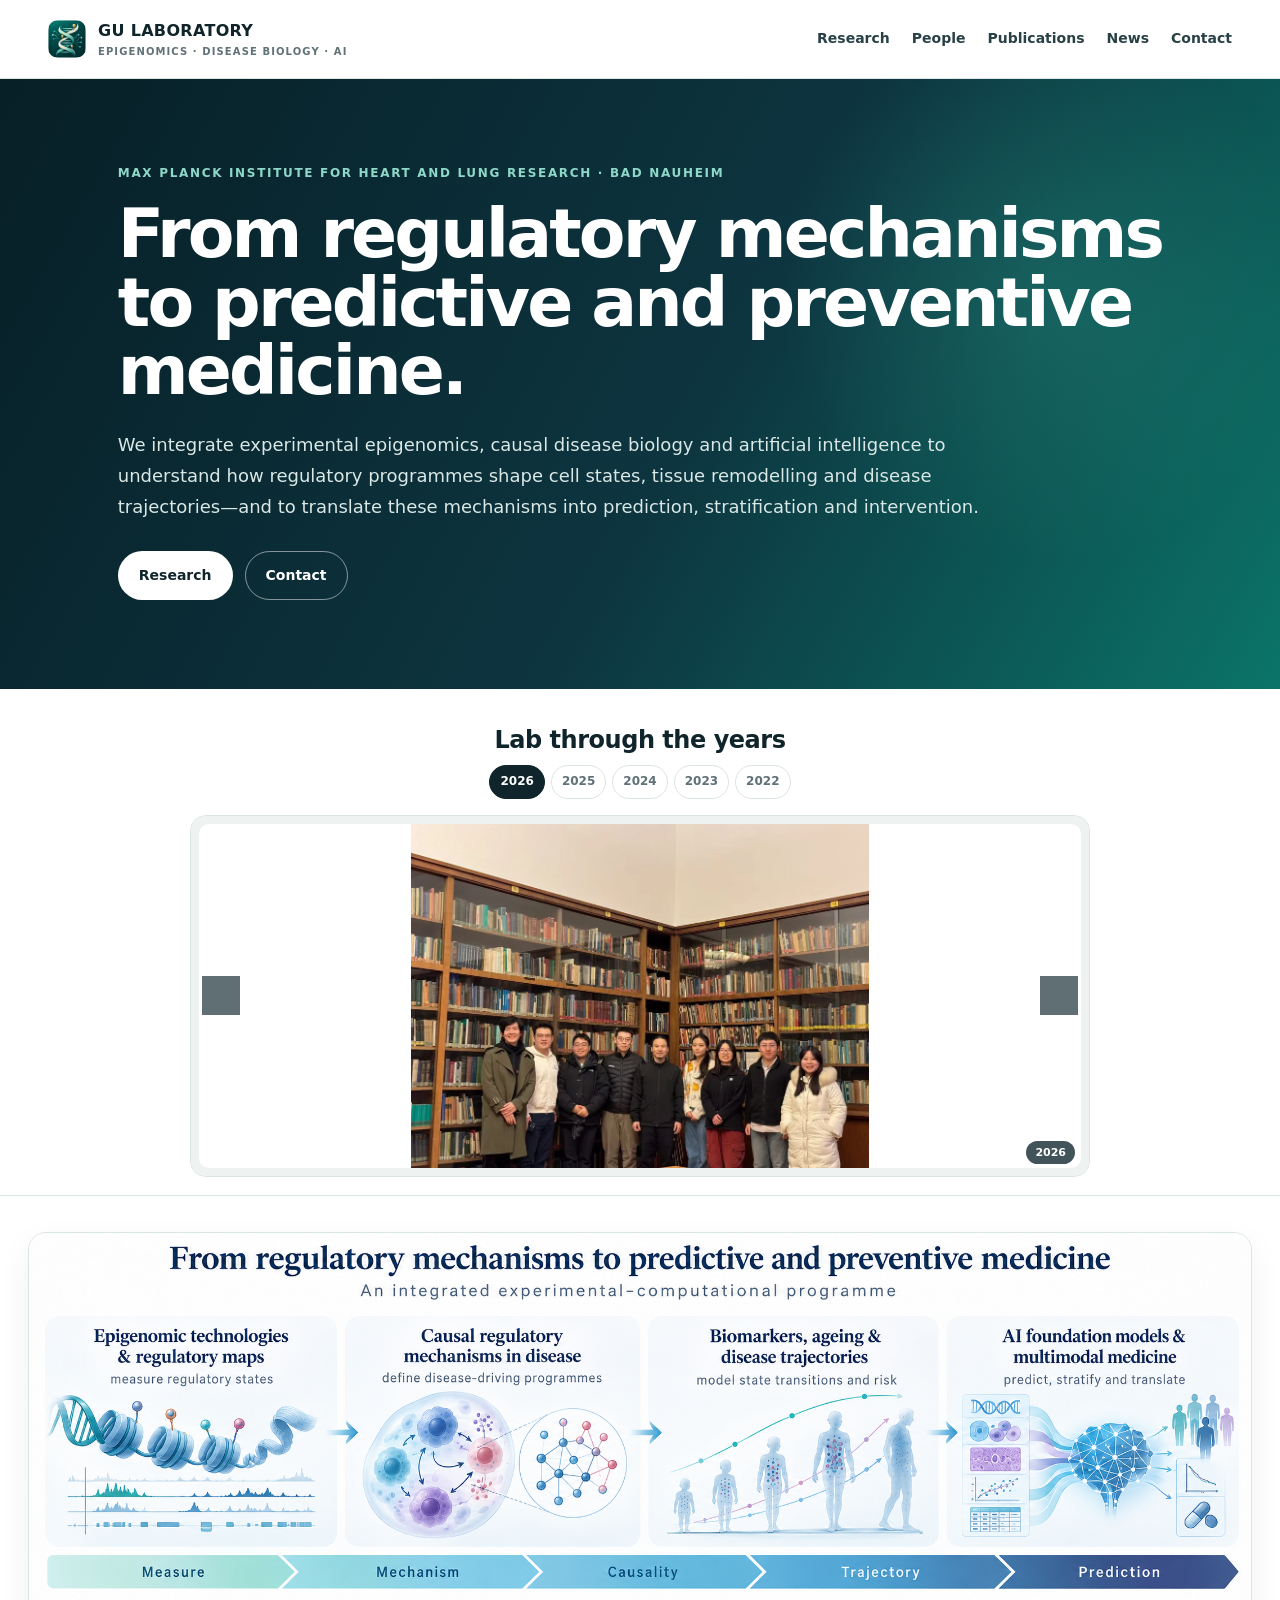
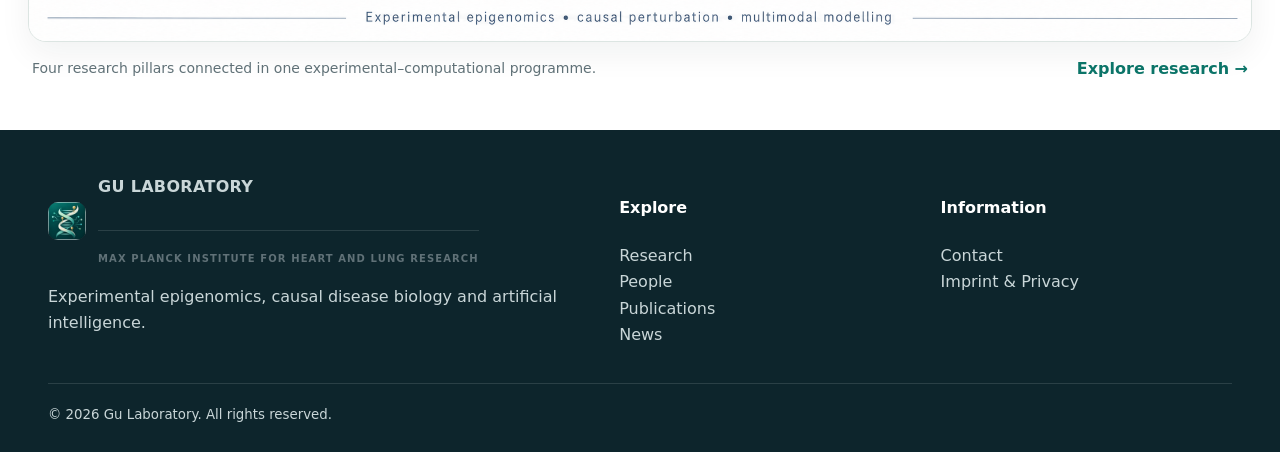
<file: index.html>
<!doctype html>
<html lang="en">
<head>
  <meta charset="utf-8">
  <meta name="viewport" content="width=device-width,initial-scale=1">
  <title>Gu Laboratory | Epigenomics, Disease Biology & AI</title>
  <meta name="description" content="Gu Laboratory integrates experimental epigenomics, causal disease biology and artificial intelligence to connect regulatory mechanisms with disease trajectories, prediction and prevention.">
  <!-- SEO metadata -->
  <link rel="canonical" href="https://gulaboratory.com/">
  <meta property="og:site_name" content="Gu Laboratory">
  <meta property="og:type" content="website">
  <meta property="og:title" content="Gu Laboratory | Epigenomics, Disease Biology &amp; AI">
  <meta property="og:description" content="Gu Laboratory integrates experimental epigenomics, causal disease biology and artificial intelligence to connect regulatory mechanisms with disease trajectories, prediction and prevention.">
  <meta property="og:url" content="https://gulaboratory.com/">
  <meta property="og:image" content="https://gulaboratory.com/assets/images/lab/group-2026.webp">
  <meta name="twitter:card" content="summary_large_image">
  <meta name="twitter:title" content="Gu Laboratory | Epigenomics, Disease Biology &amp; AI">
  <meta name="twitter:description" content="Gu Laboratory integrates experimental epigenomics, causal disease biology and artificial intelligence to connect regulatory mechanisms with disease trajectories, prediction and prevention.">
  <meta name="twitter:image" content="https://gulaboratory.com/assets/images/lab/group-2026.webp">
  <script type="application/ld+json">
{
  "@context": "https://schema.org",
  "@graph": [
    {
      "@type": "WebSite",
      "@id": "https://gulaboratory.com/#website",
      "url": "https://gulaboratory.com/",
      "name": "Gu Laboratory",
      "alternateName": "GU LABORATORY"
    },
    {
      "@type": "Organization",
      "@id": "https://gulaboratory.com/#organization",
      "name": "Gu Laboratory",
      "url": "https://gulaboratory.com/",
      "logo": "https://gulaboratory.com/assets/images/brand/gu-lab-logo-temp.webp",
      "description": "Gu Laboratory integrates experimental epigenomics, causal disease biology and artificial intelligence to connect regulatory mechanisms with disease trajectories, prediction and prevention.",
      "parentOrganization": {
        "@type": "Organization",
        "name": "Max Planck Institute for Heart and Lung Research",
        "url": "https://www.mpi-hlr.de/"
      },
      "address": {
        "@type": "PostalAddress",
        "streetAddress": "Parkstraße 1",
        "postalCode": "61231",
        "addressLocality": "Bad Nauheim",
        "addressCountry": "DE"
      },
      "email": "Lei.Gu@mpi-bn.mpg.de"
    }
  ]
}
  </script>
  <!-- /SEO metadata -->
  <link rel="stylesheet" href="assets/styles.css">
  <link rel="stylesheet" href="assets/home-v2.css">
<style data-carousel-failsafe>
.lab-carousel-section{padding:38px 0 18px;background:#fff}
.lab-carousel-head{display:flex;flex-direction:column;align-items:center;gap:12px;margin:0 auto 16px;max-width:900px;text-align:center}
.lab-carousel-head h2{font-size:24px;line-height:1.1;letter-spacing:-.02em;margin:0;font-weight:760}
.lab-year-nav{display:flex;gap:6px;flex-wrap:wrap;justify-content:center}
.lab-year-btn{appearance:none;border:1px solid #dce5e2;background:#fff;color:#607177;border-radius:999px;padding:6px 10px;font:inherit;font-size:12px;font-weight:760;cursor:pointer}
.lab-year-btn.active{background:#10252b;border-color:#10252b;color:#fff}
.lab-carousel{position:relative;max-width:900px;margin:0 auto}
.lab-carousel-viewport{overflow:hidden;border-radius:16px;border:1px solid #dce5e2;background:#f6f8f7}
.lab-carousel-track{display:flex;transition:transform .42s cubic-bezier(.22,.61,.36,1)}
.lab-slide{flex:0 0 100%;margin:0;position:relative}
.lab-slide-media{height:360px;display:grid;gap:8px;padding:8px;background:#eef2f1}
.lab-slide-media img{width:100%;height:100%;object-fit:contain;object-position:center;min-width:0;min-height:0;border-radius:10px;background:#fff}
.lab-slide-media.single{grid-template-columns:1fr}
.lab-slide-media.duo{grid-template-columns:1fr 1fr}
.lab-slide-media.trio{grid-template-columns:1.08fr .92fr;grid-template-rows:1fr 1fr}
.lab-slide-media.trio .lab-slide-main{grid-row:1/3}
.lab-slide figcaption{position:absolute;right:14px;bottom:12px;padding:6px 9px;border-radius:999px;background:rgba(7,31,38,.76);color:#fff;font-size:11px;font-weight:780;line-height:1}
.lab-carousel-arrow{position:absolute;z-index:2;top:50%;transform:translateY(-50%);width:38px;height:38px;border-radius:50%;border:1px solid rgba(255,255,255,.78);background:rgba(7,31,38,.64);color:#fff;font-size:28px;line-height:1;display:grid;place-items:center;cursor:pointer}
.lab-carousel-arrow.prev{left:12px}.lab-carousel-arrow.next{right:12px}
@media(max-width:800px){.lab-slide-media{height:300px}}
@media(max-width:560px){.lab-carousel-section{padding-top:24px}.lab-carousel-head h2{font-size:21px}.lab-slide-media{height:230px}}
</style>
  <link rel="icon" type="image/webp" href="assets/images/brand/gu-lab-logo-temp.webp">
</head>
<body>
<header class="site-header">
  <div class="wrap nav">
    <a class="brand" href="index.html"><img class="brand-logo" src="assets/images/brand/gu-lab-logo-temp.webp" alt="" aria-hidden="true"><span>GU LABORATORY<small>Epigenomics · Disease Biology · AI</small></span></a>
    <button class="menu" aria-label="Toggle navigation">☰</button>
    <nav class="navlinks">
      <a href="research.html">Research</a><a href="people.html">People</a><a href="publications.html">Publications</a><a href="news.html">News</a><a href="contact.html">Contact</a>
    </nav>
  </div>
</header>
<main>
<section class="hero">
  <div class="wrap">
    <div class="hero-inner">
      <div class="eyebrow">Max Planck Institute for Heart and Lung Research · Bad Nauheim</div>
      <h1><span class="hero-line">From regulatory mechanisms</span><span class="hero-line">to predictive and preventive</span><span class="hero-line">medicine.</span></h1>
      <p>We integrate experimental epigenomics, causal disease biology and artificial intelligence to understand how regulatory programmes shape cell states, tissue remodelling and disease trajectories—and to translate these mechanisms into prediction, stratification and intervention.</p>
<div class="actions"><a class="btn primary" href="research.html">Research</a><a class="btn ghost" href="contact.html">Contact</a></div>
    </div>
  </div>
</section>

<section class="lab-carousel-section">
  <div class="wrap">
    <div class="lab-carousel-head">
      <h2>Lab through the years</h2>
      <div class="lab-year-nav" role="tablist" aria-label="Laboratory group photos by year">
        <button class="lab-year-btn active" type="button" data-slide="0" role="tab" aria-selected="true">2026</button>
        <button class="lab-year-btn" type="button" data-slide="1" role="tab" aria-selected="false">2025</button>
        <button class="lab-year-btn" type="button" data-slide="2" role="tab" aria-selected="false">2024</button>
        <button class="lab-year-btn" type="button" data-slide="3" role="tab" aria-selected="false">2023</button>
        <button class="lab-year-btn" type="button" data-slide="4" role="tab" aria-selected="false">2022</button>
      </div>
    </div>

    <div class="lab-carousel" data-lab-carousel>
      <button class="lab-carousel-arrow prev" type="button" aria-label="Previous year">‹</button>
      <div class="lab-carousel-viewport">
        <div class="lab-carousel-track">
          <figure class="lab-slide">
            <div class="lab-slide-media single"><img src="assets/images/lab/group-2026.webp" alt="Gu Laboratory group photo, 2026"></div>
            <figcaption>2026</figcaption>
          </figure>
          <figure class="lab-slide">
            <div class="lab-slide-media single"><img src="assets/images/lab/group-2025.webp" alt="Gu Laboratory group photo, 2025"></div>
            <figcaption>2025</figcaption>
          </figure>
          <figure class="lab-slide">
            <div class="lab-slide-media duo">
              <img src="assets/images/lab/group-2024-1.webp" alt="Gu Laboratory group photo, 2024">
              <img src="assets/images/lab/group-2024-2.webp" alt="Gu Laboratory group photo, 2024">
            </div>
            <figcaption>2024</figcaption>
          </figure>
          <figure class="lab-slide">
            <div class="lab-slide-media single"><img src="assets/images/lab/group-2023.webp" alt="Gu Laboratory group photo, 2023"></div>
            <figcaption>2023</figcaption>
          </figure>
          <figure class="lab-slide">
            <div class="lab-slide-media single">
              <img src="assets/images/lab/group-2022-2.webp" alt="Gu Laboratory group photo, 2022">
            </div>
            <figcaption>2022</figcaption>
          </figure>
        </div>
      </div>
      <button class="lab-carousel-arrow next" type="button" aria-label="Next year">›</button>
    </div>
  </div>
</section>

<section class="research-overview-section" aria-label="Integrated research programme">
  <div class="wrap research-overview-wrap">
    <a class="research-overview-figure" href="research.html" aria-label="Explore the Gu Laboratory research programme">
      <img src="assets/images/research/research-overview-precision-medicine.png" alt="Gu Laboratory integrated research programme: epigenomic technologies and regulatory maps, causal regulatory mechanisms in disease, biomarkers and disease trajectories, and AI foundation models and multimodal medicine, connected from measurement to prediction.">
    </a>
    <div class="research-overview-footer">
      <p>Four research pillars connected in one experimental–computational programme.</p>
      <a class="text-link" href="research.html">Explore research →</a>
    </div>
  </div>
</section>

</main>
<footer class="footer">
  <div class="wrap">
    <div class="footer-grid">
      <div><a class="brand" href="index.html"><img class="brand-logo" src="assets/images/brand/gu-lab-logo-temp.webp" alt="" aria-hidden="true"><span>GU LABORATORY<small>Max Planck Institute for Heart and Lung Research</small></span></a><p>Experimental epigenomics, causal disease biology and artificial intelligence.</p></div>
      <div><h4>Explore</h4><a href="research.html">Research</a><br><a href="people.html">People</a><br><a href="publications.html">Publications</a><br><a href="news.html">News</a></div>
      <div><h4>Information</h4><a href="contact.html">Contact</a><br><a href="legal.html">Imprint & Privacy</a></div>
    </div>
    <small>© 2026 Gu Laboratory. All rights reserved.</small>
  </div>
</footer>
<script src="assets/script.js"></script>
<script data-carousel-failsafe>
(function(){
  const carousel=document.querySelector('[data-lab-carousel]');
  if(!carousel)return;
  const track=carousel.querySelector('.lab-carousel-track');
  const slides=[...carousel.querySelectorAll('.lab-slide')];
  const section=carousel.closest('.lab-carousel-section');
  const tabs=[...section.querySelectorAll('.lab-year-btn')];
  const prev=carousel.querySelector('.lab-carousel-arrow.prev');
  const next=carousel.querySelector('.lab-carousel-arrow.next');
  let current=0;
  function show(i){
    current=(i+slides.length)%slides.length;
    track.style.transform='translateX(-'+(current*100)+'%)';
    tabs.forEach((tab,n)=>{
      tab.classList.toggle('active',n===current);
      tab.setAttribute('aria-selected',n===current?'true':'false');
    });
  }
  tabs.forEach((tab,n)=>tab.addEventListener('click',()=>show(n)));
  if(prev)prev.addEventListener('click',()=>show(current-1));
  if(next)next.addEventListener('click',()=>show(current+1));
  show(0);
})();
</script>
</body>
</html>
</file>
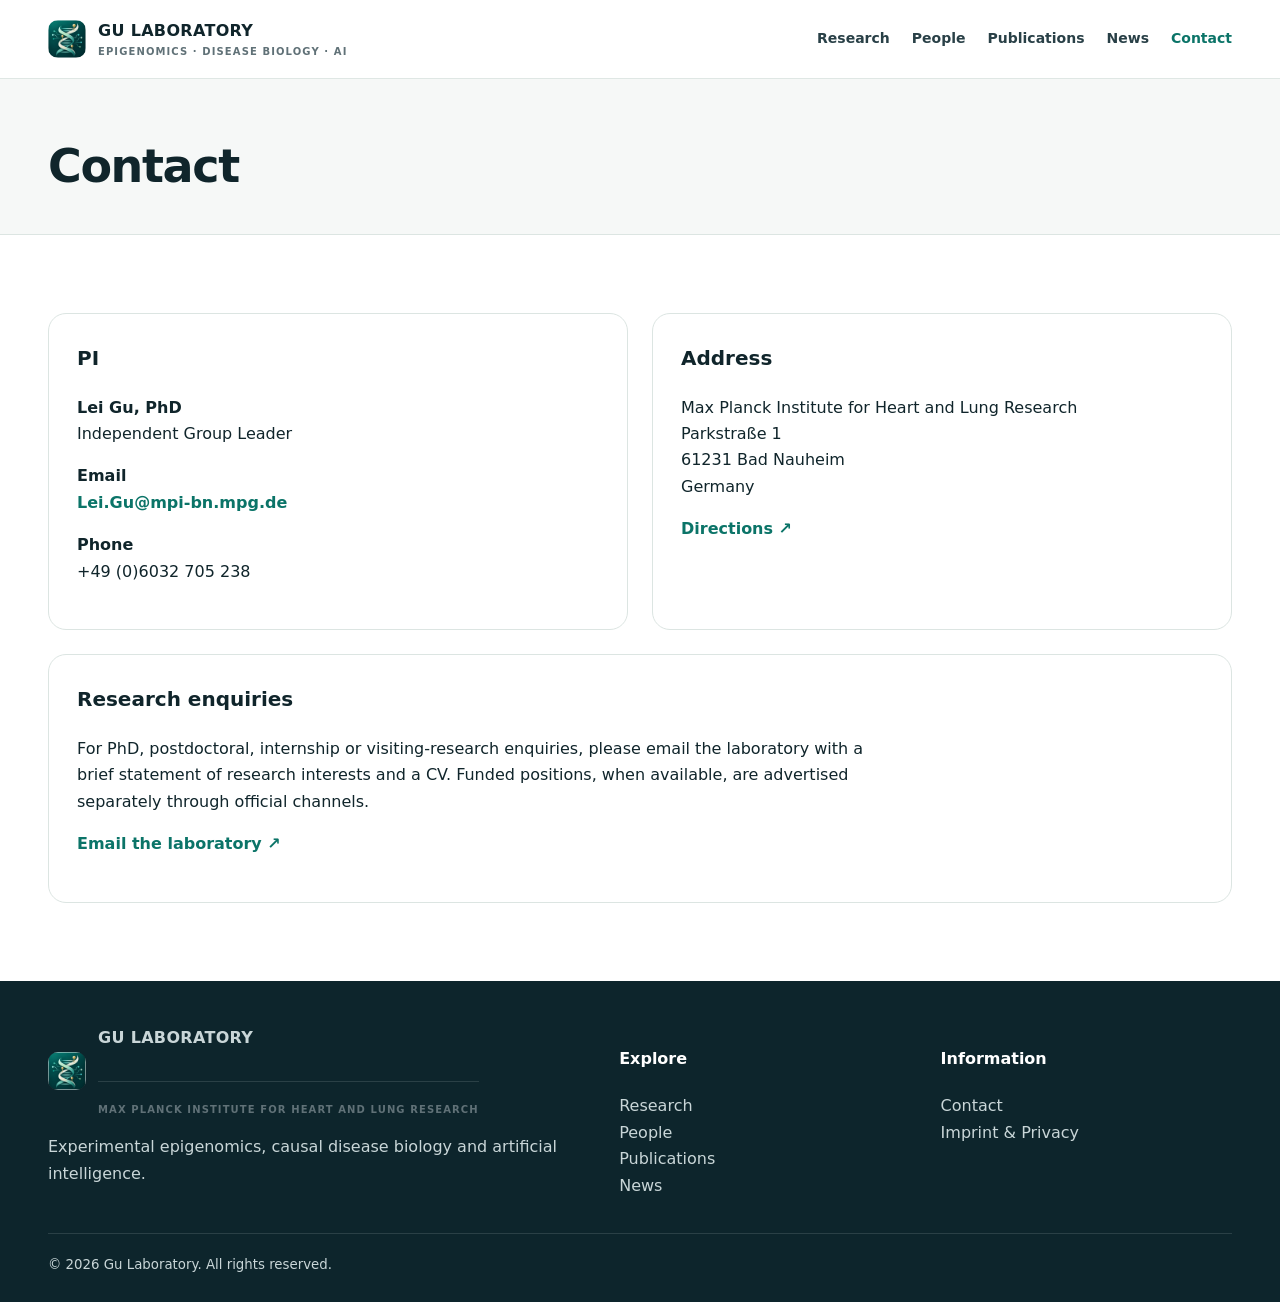
<file: contact.html>
<!doctype html>
<html lang="en">
<head>
  <meta charset="utf-8"><meta name="viewport" content="width=device-width,initial-scale=1">
  <title>Contact | Gu Laboratory</title>
  <meta name="description" content="Contact details for the Gu Laboratory at the Max Planck Institute for Heart and Lung Research in Bad Nauheim, Germany.">
  <!-- SEO metadata -->
  <link rel="canonical" href="https://gulaboratory.com/contact.html">
  <meta property="og:site_name" content="Gu Laboratory">
  <meta property="og:type" content="website">
  <meta property="og:title" content="Contact | Gu Laboratory">
  <meta property="og:description" content="Contact details for the Gu Laboratory at the Max Planck Institute for Heart and Lung Research in Bad Nauheim, Germany.">
  <meta property="og:url" content="https://gulaboratory.com/contact.html">
  <meta property="og:image" content="https://gulaboratory.com/assets/images/lab/group-2026.webp">
  <meta name="twitter:card" content="summary_large_image">
  <meta name="twitter:title" content="Contact | Gu Laboratory">
  <meta name="twitter:description" content="Contact details for the Gu Laboratory at the Max Planck Institute for Heart and Lung Research in Bad Nauheim, Germany.">
  <meta name="twitter:image" content="https://gulaboratory.com/assets/images/lab/group-2026.webp">
  <!-- /SEO metadata -->
  <link rel="stylesheet" href="assets/styles.css">
  <link rel="icon" type="image/webp" href="assets/images/brand/gu-lab-logo-temp.webp">
</head>
<body>
<header class="site-header"><div class="wrap nav"><a class="brand" href="index.html"><img class="brand-logo" src="assets/images/brand/gu-lab-logo-temp.webp" alt="" aria-hidden="true"><span>GU LABORATORY<small>Epigenomics · Disease Biology · AI</small></span></a><button class="menu" aria-label="Toggle navigation">☰</button><nav class="navlinks"><a href="research.html">Research</a><a href="people.html">People</a><a href="publications.html">Publications</a><a href="news.html">News</a><a class="active" href="contact.html">Contact</a></nav></div></header>
<main>
<section class="page-hero"><div class="wrap"><h1>Contact</h1></div></section>
<section class="section"><div class="wrap contact-grid">
  <div class="contact-box"><h3>PI</h3><p><strong>Lei Gu, PhD</strong><br>Independent Group Leader</p><p><strong>Email</strong><br><a class="text-link" href="mailto:Lei.Gu@mpi-bn.mpg.de">Lei.Gu@mpi-bn.mpg.de</a></p><p><strong>Phone</strong><br>+49 (0)6032 705 238</p></div>
  <div class="contact-box"><h3>Address</h3><p>Max Planck Institute for Heart and Lung Research<br>Parkstraße 1<br>61231 Bad Nauheim<br>Germany</p><p><a class="text-link" href="https://www.google.com/maps/search/?api=1&query=Parkstra%C3%9Fe+1%2C+61231+Bad+Nauheim%2C+Germany" target="_blank" rel="noopener">Directions ↗</a></p></div>
  <div class="contact-box enquiries-box" id="enquiries"><h3>Research enquiries</h3><p>For PhD, postdoctoral, internship or visiting-research enquiries, please email the laboratory with a brief statement of research interests and a CV. Funded positions, when available, are advertised separately through official channels.</p><p><a class="text-link" href="mailto:Lei.Gu@mpi-bn.mpg.de?subject=Research%20enquiry">Email the laboratory ↗</a></p></div>
</div></section>
</main>
<footer class="footer"><div class="wrap"><div class="footer-grid"><div><a class="brand" href="index.html"><img class="brand-logo" src="assets/images/brand/gu-lab-logo-temp.webp" alt="" aria-hidden="true"><span>GU LABORATORY<small>Max Planck Institute for Heart and Lung Research</small></span></a><p>Experimental epigenomics, causal disease biology and artificial intelligence.</p></div><div><h4>Explore</h4><a href="research.html">Research</a><br><a href="people.html">People</a><br><a href="publications.html">Publications</a><br><a href="news.html">News</a></div><div><h4>Information</h4><a href="contact.html">Contact</a><br><a href="legal.html">Imprint & Privacy</a></div></div><small>© 2026 Gu Laboratory. All rights reserved.</small></div></footer><script src="assets/script.js"></script>
</body></html>
</file>
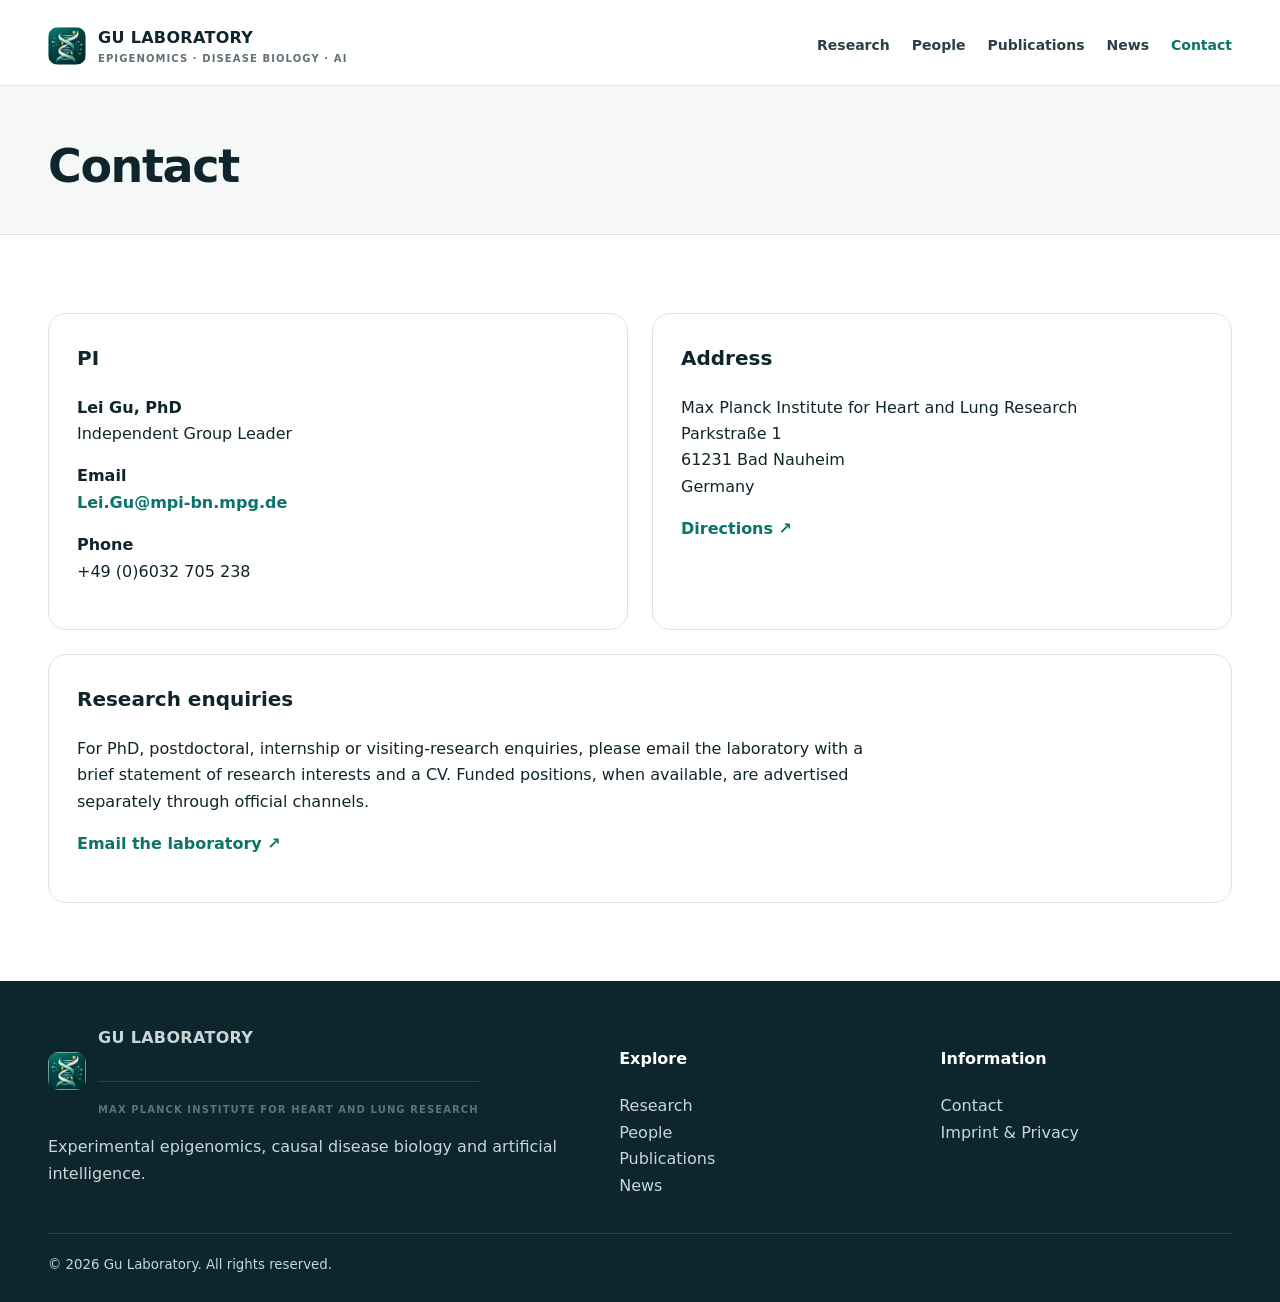
<file: join.html>
<!doctype html>
<html lang="en">
<head>
  <meta charset="utf-8">
  <meta name="viewport" content="width=device-width,initial-scale=1">
  <title>Research enquiries | Gu Laboratory</title>
  <meta http-equiv="refresh" content="0; url=contact.html#enquiries">
  <link rel="canonical" href="https://gulaboratory.com/contact.html#enquiries">
</head>
<body>
  <p>Research enquiries have moved to <a href="contact.html#enquiries">Contact</a>.</p>
</body>
</html>
</file>
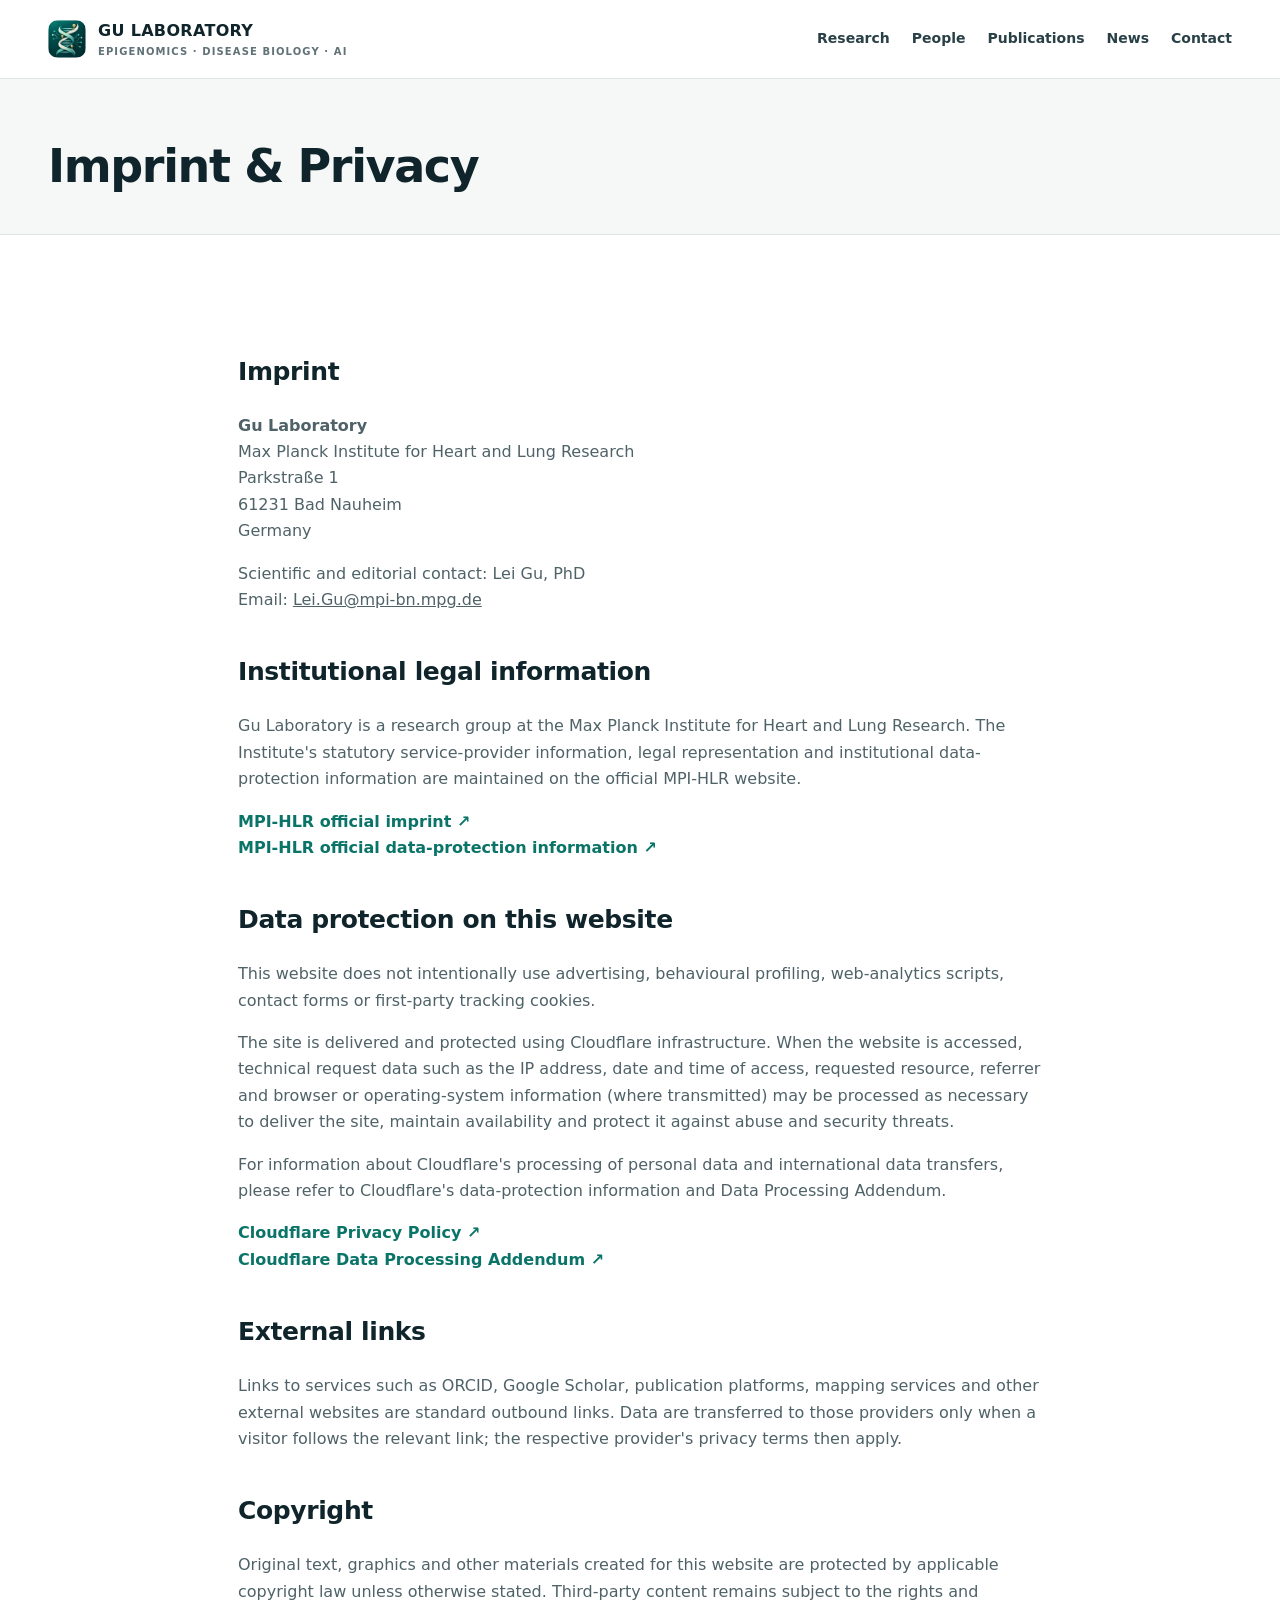
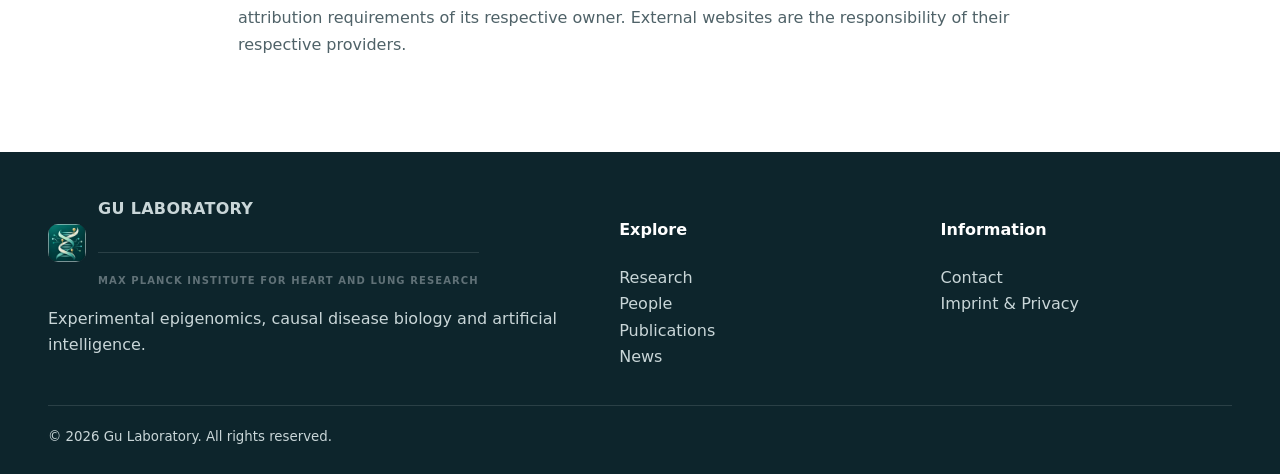
<file: legal.html>
<!doctype html>
<html lang="en">
<head>
  <meta charset="utf-8"><meta name="viewport" content="width=device-width,initial-scale=1">
  <title>Imprint & Privacy | Gu Laboratory</title>
  <meta name="description" content="Imprint and data-protection information for the Gu Laboratory website.">
  <!-- SEO metadata -->
  <link rel="canonical" href="https://gulaboratory.com/legal.html">
  <meta property="og:site_name" content="Gu Laboratory">
  <meta property="og:type" content="website">
  <meta property="og:title" content="Imprint & Privacy | Gu Laboratory">
  <meta property="og:description" content="Imprint and data-protection information for the Gu Laboratory website.">
  <meta property="og:url" content="https://gulaboratory.com/legal.html">
  <meta property="og:image" content="https://gulaboratory.com/assets/images/brand/gu-lab-logo-temp.webp">
  <meta name="twitter:card" content="summary_large_image">
  <meta name="twitter:title" content="Imprint & Privacy | Gu Laboratory">
  <meta name="twitter:description" content="Imprint and data-protection information for the Gu Laboratory website.">
  <meta name="twitter:image" content="https://gulaboratory.com/assets/images/brand/gu-lab-logo-temp.webp">
  <!-- /SEO metadata -->
  <link rel="stylesheet" href="assets/styles.css">
  <link rel="icon" type="image/webp" href="assets/images/brand/gu-lab-logo-temp.webp">
</head>
<body>
<header class="site-header"><div class="wrap nav"><a class="brand" href="index.html"><img class="brand-logo" src="assets/images/brand/gu-lab-logo-temp.webp" alt="" aria-hidden="true"><span>GU LABORATORY<small>Epigenomics · Disease Biology · AI</small></span></a><button class="menu" aria-label="Toggle navigation">☰</button><nav class="navlinks"><a href="research.html">Research</a><a href="people.html">People</a><a href="publications.html">Publications</a><a href="news.html">News</a><a href="contact.html">Contact</a></nav></div></header>
<main>
<section class="page-hero"><div class="wrap"><h1>Imprint & Privacy</h1></div></section>
<section class="section"><div class="wrap prose">
  <h2>Imprint</h2>
  <p><strong>Gu Laboratory</strong><br>Max Planck Institute for Heart and Lung Research<br>Parkstraße 1<br>61231 Bad Nauheim<br>Germany</p>
  <p>Scientific and editorial contact: Lei Gu, PhD<br>Email: <a href="mailto:Lei.Gu@mpi-bn.mpg.de">Lei.Gu@mpi-bn.mpg.de</a></p>

  <h2>Institutional legal information</h2>
  <p>Gu Laboratory is a research group at the Max Planck Institute for Heart and Lung Research. The Institute's statutory service-provider information, legal representation and institutional data-protection information are maintained on the official MPI-HLR website.</p>
  <p><a class="text-link" href="https://www.mpi-hlr.de/imprint" target="_blank" rel="noopener">MPI-HLR official imprint ↗</a><br><a class="text-link" href="https://www.mpi-hlr.de/privacy-policy" target="_blank" rel="noopener">MPI-HLR official data-protection information ↗</a></p>

  <h2>Data protection on this website</h2>
  <p>This website does not intentionally use advertising, behavioural profiling, web-analytics scripts, contact forms or first-party tracking cookies.</p>
  <p>The site is delivered and protected using Cloudflare infrastructure. When the website is accessed, technical request data such as the IP address, date and time of access, requested resource, referrer and browser or operating-system information (where transmitted) may be processed as necessary to deliver the site, maintain availability and protect it against abuse and security threats.</p>
  <p>For information about Cloudflare's processing of personal data and international data transfers, please refer to Cloudflare's data-protection information and Data Processing Addendum.</p>
  <p><a class="text-link" href="https://www.cloudflare.com/privacypolicy/" target="_blank" rel="noopener">Cloudflare Privacy Policy ↗</a><br><a class="text-link" href="https://www.cloudflare.com/cloudflare-customer-dpa/" target="_blank" rel="noopener">Cloudflare Data Processing Addendum ↗</a></p>

  <h2>External links</h2>
  <p>Links to services such as ORCID, Google Scholar, publication platforms, mapping services and other external websites are standard outbound links. Data are transferred to those providers only when a visitor follows the relevant link; the respective provider's privacy terms then apply.</p>

  <h2>Copyright</h2>
  <p>Original text, graphics and other materials created for this website are protected by applicable copyright law unless otherwise stated. Third-party content remains subject to the rights and attribution requirements of its respective owner. External websites are the responsibility of their respective providers.</p>
</div></section>
</main>
<footer class="footer"><div class="wrap"><div class="footer-grid"><div><a class="brand" href="index.html"><img class="brand-logo" src="assets/images/brand/gu-lab-logo-temp.webp" alt="" aria-hidden="true"><span>GU LABORATORY<small>Max Planck Institute for Heart and Lung Research</small></span></a><p>Experimental epigenomics, causal disease biology and artificial intelligence.</p></div><div><h4>Explore</h4><a href="research.html">Research</a><br><a href="people.html">People</a><br><a href="publications.html">Publications</a><br><a href="news.html">News</a></div><div><h4>Information</h4><a href="contact.html">Contact</a><br><a href="legal.html">Imprint & Privacy</a></div></div><small>© 2026 Gu Laboratory. All rights reserved.</small></div></footer><script src="assets/script.js"></script>
</body></html>
</file>
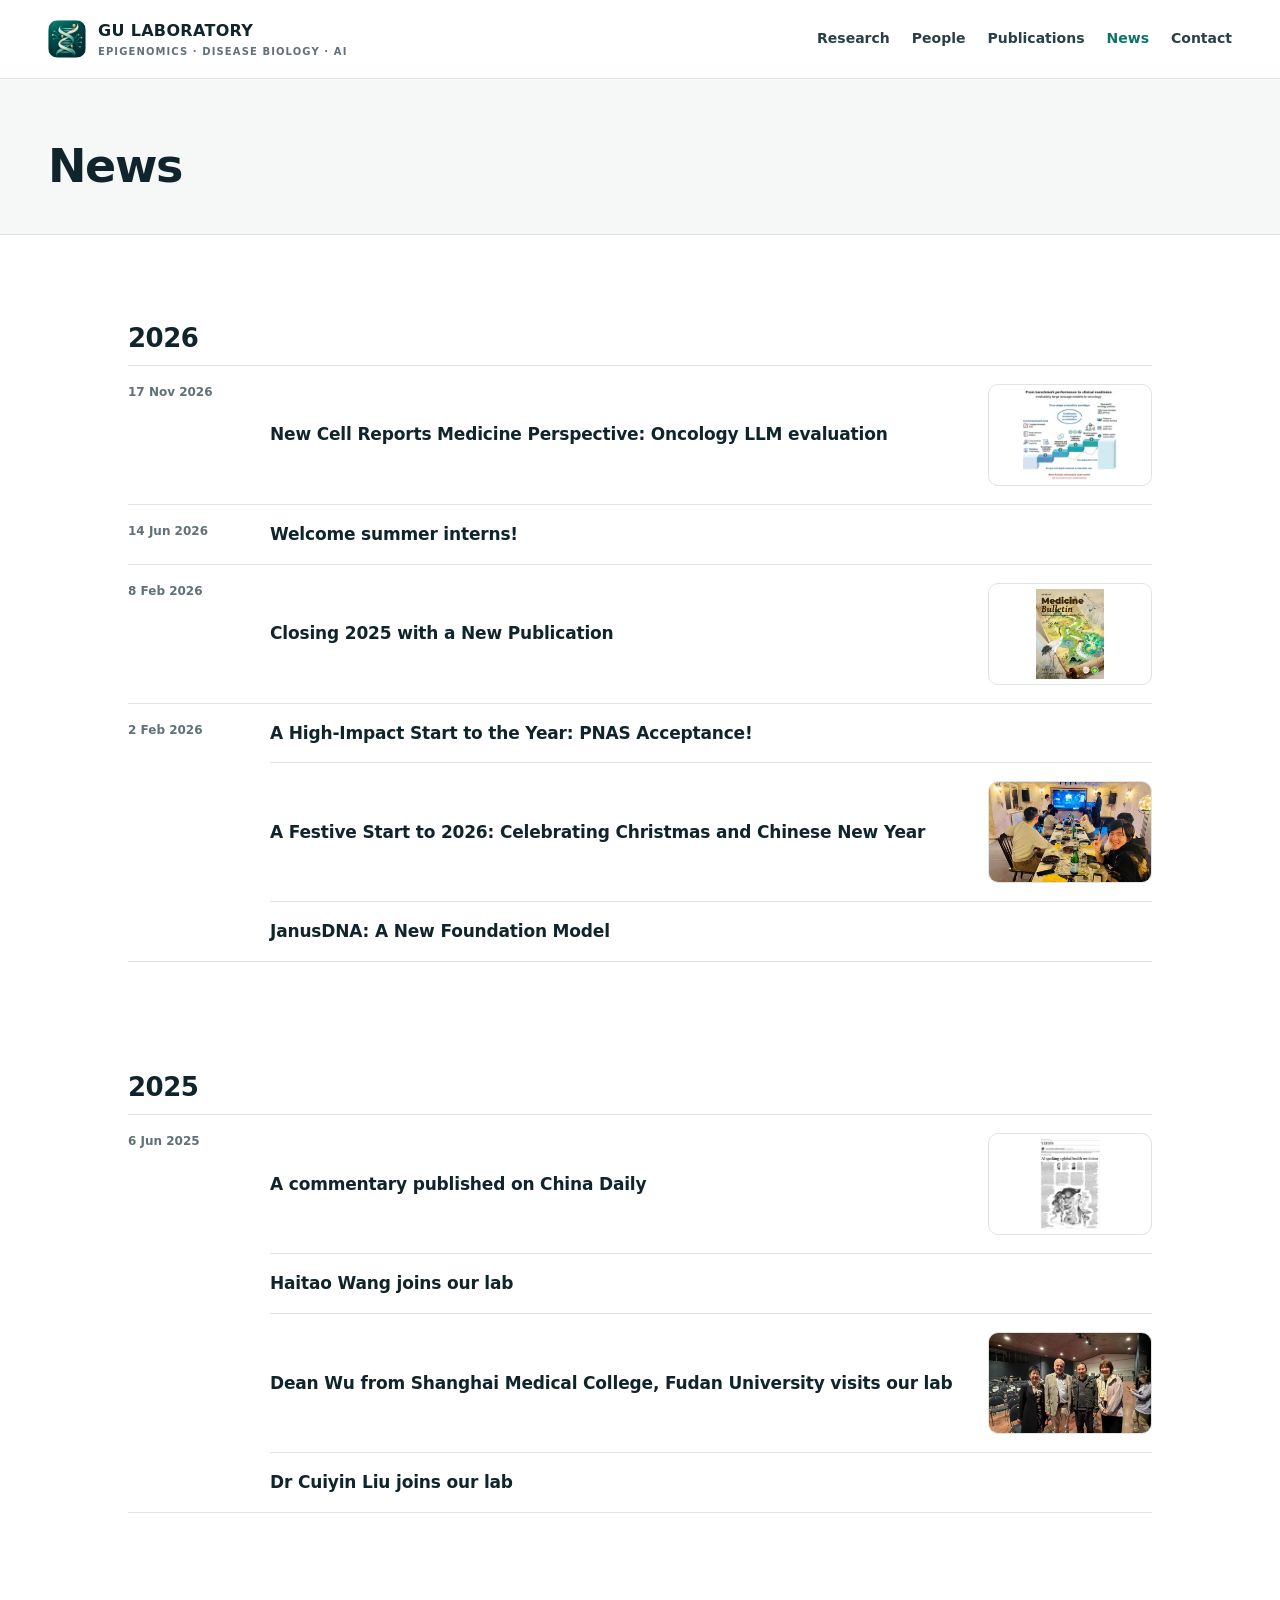
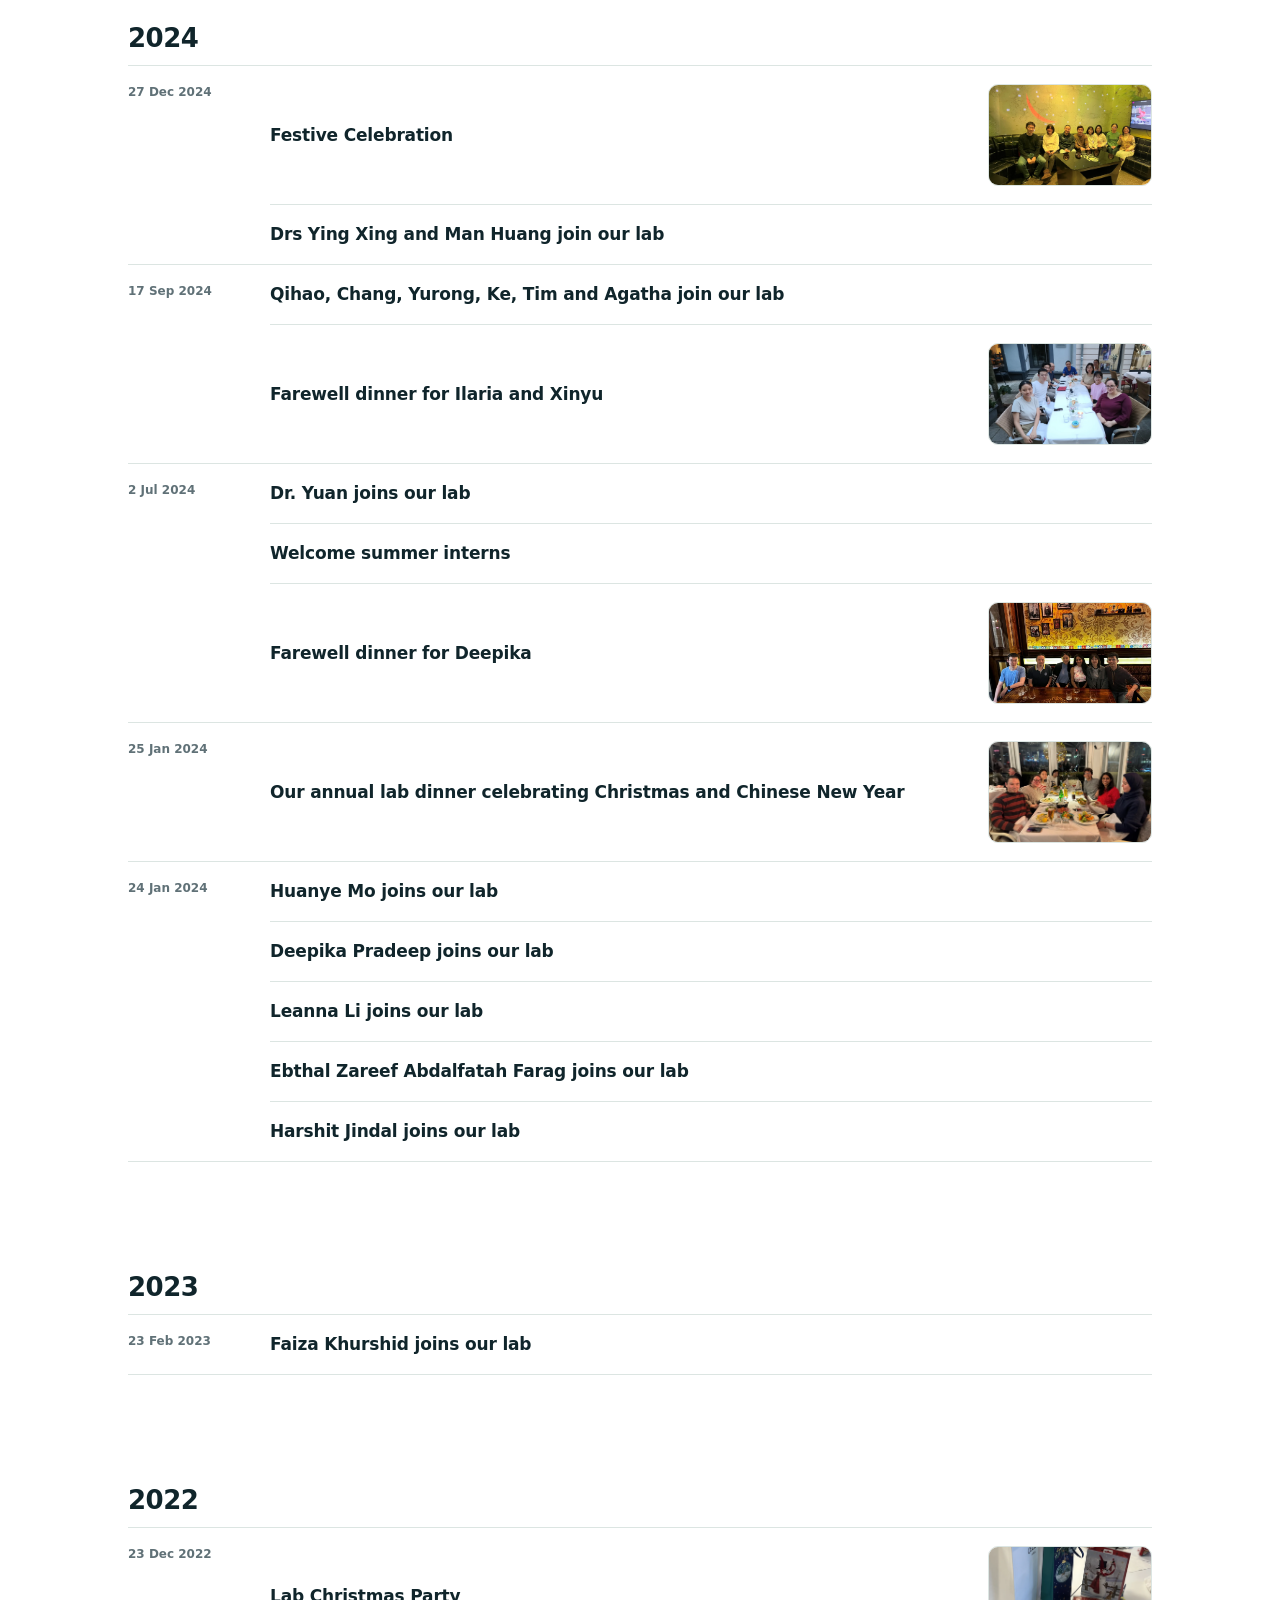
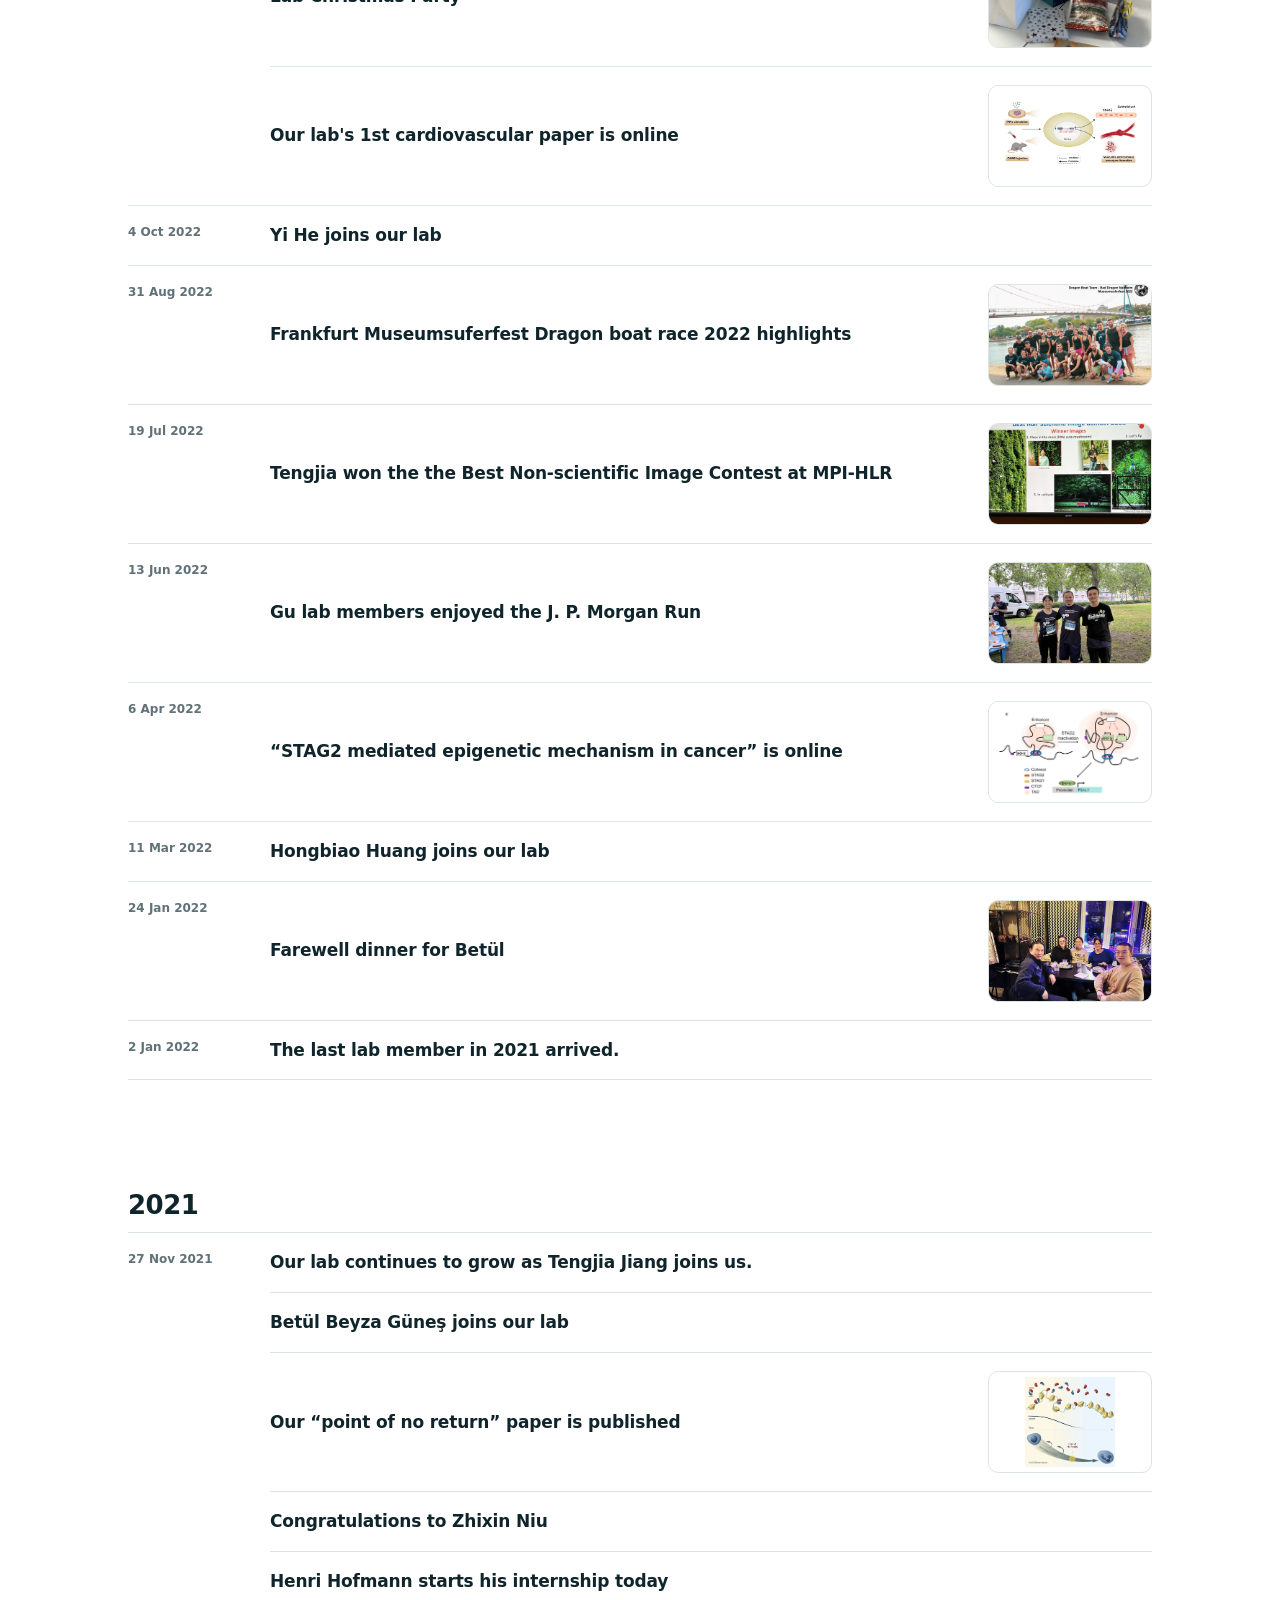
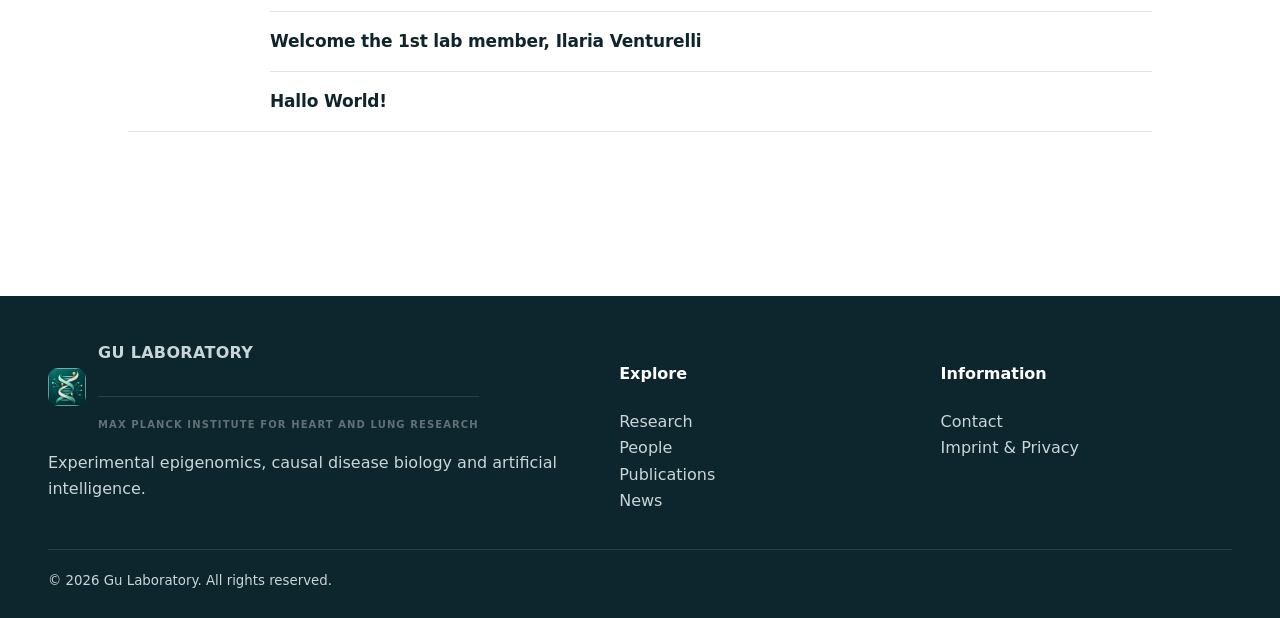
<file: news.html>
<!doctype html>
<html lang="en">
<head>
  <meta charset="utf-8"><meta name="viewport" content="width=device-width,initial-scale=1">
  <title>News | Gu Laboratory</title>
  <meta name="description" content="News and laboratory updates from the Gu Laboratory.">
  <!-- SEO metadata -->
  <link rel="canonical" href="https://gulaboratory.com/news.html">
  <meta property="og:site_name" content="Gu Laboratory">
  <meta property="og:type" content="website">
  <meta property="og:title" content="News | Gu Laboratory">
  <meta property="og:description" content="News and laboratory updates from the Gu Laboratory.">
  <meta property="og:url" content="https://gulaboratory.com/news.html">
  <meta property="og:image" content="https://gulaboratory.com/assets/images/lab/group-2026.webp">
  <meta name="twitter:card" content="summary_large_image">
  <meta name="twitter:title" content="News | Gu Laboratory">
  <meta name="twitter:description" content="News and laboratory updates from the Gu Laboratory.">
  <meta name="twitter:image" content="https://gulaboratory.com/assets/images/lab/group-2026.webp">
  <!-- /SEO metadata -->
  <link rel="stylesheet" href="assets/styles.css">
  <link rel="icon" type="image/webp" href="assets/images/brand/gu-lab-logo-temp.webp">
  <link rel="stylesheet" href="assets/news-v2.css">
</head>
<body>
<header class="site-header"><div class="wrap nav"><a class="brand" href="index.html"><img class="brand-logo" src="assets/images/brand/gu-lab-logo-temp.webp" alt="" aria-hidden="true"><span>GU LABORATORY<small>Epigenomics · Disease Biology · AI</small></span></a><button class="menu" aria-label="Toggle navigation">☰</button><nav class="navlinks"><a href="research.html">Research</a><a href="people.html">People</a><a href="publications.html">Publications</a><a class="active" href="news.html">News</a><a href="contact.html">Contact</a></nav></div></header>
<main>
<section class="page-hero"><div class="wrap"><h1>News</h1></div></section>
<section class="section"><div class="wrap news-wrap">
<section class="news-year"><h2>2026</h2><div class="news-list">
<div class="news-date-group"><time class="news-date" datetime="2026-11-17">17 Nov 2026</time><div class="news-date-items"><article class="news-item has-image"><h3><a class="news-headline-link" href="https://www.cell.com/cell-reports-medicine/fulltext/S2666-3791(26)00595-1" target="_blank" rel="noopener">New Cell Reports Medicine Perspective: Oncology LLM evaluation</a></h3><img class="news-thumb contain" src="assets/images/publications/oncology-llm-clinical-readiness-2026.webp" alt="Four-stage evaluation framework for oncology LLM clinical readiness" loading="lazy"></article></div></div>
<div class="news-date-group"><time class="news-date">14 Jun 2026</time><div class="news-date-items"><article class="news-item"><h3>Welcome summer interns!</h3></article></div></div>
<div class="news-date-group"><time class="news-date">8 Feb 2026</time><div class="news-date-items"><article class="news-item has-image"><h3>Closing 2025 with a New Publication</h3><img class="news-thumb contain" src="assets/images/news/medicine-bulletin-2026.webp" alt="" loading="lazy" onerror="this.style.display='none'"></article></div></div>
<div class="news-date-group"><time class="news-date">2 Feb 2026</time><div class="news-date-items"><article class="news-item"><h3>A High-Impact Start to the Year: PNAS Acceptance!</h3></article>
<article class="news-item has-image"><h3>A Festive Start to 2026: Celebrating Christmas and Chinese New Year</h3><img class="news-thumb" src="assets/images/news/festive-2026.webp" alt="" loading="lazy" onerror="this.style.display='none'"></article>
<article class="news-item"><h3>JanusDNA: A New Foundation Model</h3></article></div></div></div></section>
<section class="news-year"><h2>2025</h2><div class="news-list"><div class="news-date-group"><time class="news-date">6 Jun 2025</time><div class="news-date-items"><article class="news-item has-image"><h3>A commentary published on China Daily</h3><img class="news-thumb contain" src="assets/images/news/china-daily-2025.webp" alt="" loading="lazy" onerror="this.style.display='none'"></article>
<article class="news-item"><h3>Haitao Wang joins our lab</h3></article>
<article class="news-item has-image"><h3>Dean Wu from Shanghai Medical College, Fudan University visits our lab</h3><img class="news-thumb" src="assets/images/news/dean-wu-2025.webp" alt="" loading="lazy" onerror="this.style.display='none'"></article>
<article class="news-item"><h3>Dr Cuiyin Liu joins our lab</h3></article></div></div></div></section>
<section class="news-year"><h2>2024</h2><div class="news-list"><div class="news-date-group"><time class="news-date">27 Dec 2024</time><div class="news-date-items"><article class="news-item has-image"><h3>Festive Celebration</h3><img class="news-thumb" src="assets/images/news/festive-2024.webp" alt="" loading="lazy" onerror="this.style.display='none'"></article>
<article class="news-item"><h3>Drs Ying Xing and Man Huang join our lab</h3></article></div></div>
<div class="news-date-group"><time class="news-date">17 Sep 2024</time><div class="news-date-items"><article class="news-item"><h3>Qihao, Chang, Yurong, Ke, Tim and Agatha join our lab</h3></article>
<article class="news-item has-image"><h3>Farewell dinner for Ilaria and Xinyu</h3><img class="news-thumb" src="assets/images/news/farewell-ilaria-xinyu-2024.webp" alt="" loading="lazy" onerror="this.style.display='none'"></article></div></div>
<div class="news-date-group"><time class="news-date">2 Jul 2024</time><div class="news-date-items"><article class="news-item"><h3>Dr. Yuan joins our lab</h3></article>
<article class="news-item"><h3>Welcome summer interns</h3></article>
<article class="news-item has-image"><h3>Farewell dinner for Deepika</h3><img class="news-thumb" src="assets/images/news/farewell-deepika-2024.webp" alt="" loading="lazy" onerror="this.style.display='none'"></article></div></div>
<div class="news-date-group"><time class="news-date">25 Jan 2024</time><div class="news-date-items"><article class="news-item has-image"><h3>Our annual lab dinner celebrating Christmas and Chinese New Year</h3><img class="news-thumb" src="assets/images/news/annual-dinner-2024.webp" alt="" loading="lazy" onerror="this.style.display='none'"></article></div></div>
<div class="news-date-group"><time class="news-date">24 Jan 2024</time><div class="news-date-items"><article class="news-item"><h3>Huanye Mo joins our lab</h3></article>
<article class="news-item"><h3>Deepika Pradeep joins our lab</h3></article>
<article class="news-item"><h3>Leanna Li joins our lab</h3></article>
<article class="news-item"><h3>Ebthal Zareef Abdalfatah Farag joins our lab</h3></article>
<article class="news-item"><h3>Harshit Jindal joins our lab</h3></article></div></div></div></section>
<section class="news-year"><h2>2023</h2><div class="news-list"><div class="news-date-group"><time class="news-date">23 Feb 2023</time><div class="news-date-items"><article class="news-item"><h3>Faiza Khurshid joins our lab</h3></article></div></div></div></section>
<section class="news-year"><h2>2022</h2><div class="news-list"><div class="news-date-group"><time class="news-date">23 Dec 2022</time><div class="news-date-items"><article class="news-item has-image"><h3>Lab Christmas Party</h3><img class="news-thumb" src="assets/images/news/christmas-2022.webp" alt="" loading="lazy" onerror="this.style.display='none'"></article>
<article class="news-item has-image"><h3>Our lab's 1st cardiovascular paper is online</h3><img class="news-thumb contain" src="assets/images/news/cardiovascular-paper-2022.webp" alt="" loading="lazy" onerror="this.style.display='none'"></article></div></div>
<div class="news-date-group"><time class="news-date">4 Oct 2022</time><div class="news-date-items"><article class="news-item"><h3>Yi He joins our lab</h3></article></div></div>
<div class="news-date-group"><time class="news-date">31 Aug 2022</time><div class="news-date-items"><article class="news-item has-image"><h3>Frankfurt Museumsuferfest Dragon boat race 2022 highlights</h3><img class="news-thumb" src="assets/images/news/dragon-boat-2022.webp" alt="" loading="lazy" onerror="this.style.display='none'"></article></div></div>
<div class="news-date-group"><time class="news-date">19 Jul 2022</time><div class="news-date-items"><article class="news-item has-image"><h3>Tengjia won the the Best Non-scientific Image Contest at MPI-HLR</h3><img class="news-thumb" src="assets/images/news/image-contest-2022.webp" alt="" loading="lazy" onerror="this.style.display='none'"></article></div></div>
<div class="news-date-group"><time class="news-date">13 Jun 2022</time><div class="news-date-items"><article class="news-item has-image"><h3>Gu lab members enjoyed the J. P. Morgan Run</h3><img class="news-thumb" src="assets/images/news/jpm-run-2022.webp" alt="" loading="lazy" onerror="this.style.display='none'"></article></div></div>
<div class="news-date-group"><time class="news-date">6 Apr 2022</time><div class="news-date-items"><article class="news-item has-image"><h3>“STAG2 mediated epigenetic mechanism in cancer” is online</h3><img class="news-thumb contain" src="assets/images/news/stag2-2022.webp" alt="" loading="lazy" onerror="this.style.display='none'"></article></div></div>
<div class="news-date-group"><time class="news-date">11 Mar 2022</time><div class="news-date-items"><article class="news-item"><h3>Hongbiao Huang joins our lab</h3></article></div></div>
<div class="news-date-group"><time class="news-date">24 Jan 2022</time><div class="news-date-items"><article class="news-item has-image"><h3>Farewell dinner for Betül</h3><img class="news-thumb" src="assets/images/news/farewell-betul-2022.webp" alt="" loading="lazy" onerror="this.style.display='none'"></article></div></div>
<div class="news-date-group"><time class="news-date">2 Jan 2022</time><div class="news-date-items"><article class="news-item"><h3>The last lab member in 2021 arrived.</h3></article></div></div></div></section>
<section class="news-year"><h2>2021</h2><div class="news-list"><div class="news-date-group"><time class="news-date">27 Nov 2021</time><div class="news-date-items"><article class="news-item"><h3>Our lab continues to grow as Tengjia Jiang joins us.</h3></article>
<article class="news-item"><h3>Betül Beyza Güneş joins our lab</h3></article>
<article class="news-item has-image"><h3>Our “point of no return” paper is published</h3><img class="news-thumb contain" src="assets/images/news/point-no-return-2021.webp" alt="" loading="lazy" onerror="this.style.display='none'"></article>
<article class="news-item"><h3>Congratulations to Zhixin Niu</h3></article>
<article class="news-item"><h3>Henri Hofmann starts his internship today</h3></article>
<article class="news-item"><h3>Welcome the 1st lab member, Ilaria Venturelli</h3></article>
<article class="news-item"><h3>Hallo World!</h3></article></div></div></div></section>
</div></section>
</main>
<footer class="footer"><div class="wrap"><div class="footer-grid"><div><a class="brand" href="index.html"><img class="brand-logo" src="assets/images/brand/gu-lab-logo-temp.webp" alt="" aria-hidden="true"><span>GU LABORATORY<small>Max Planck Institute for Heart and Lung Research</small></span></a><p>Experimental epigenomics, causal disease biology and artificial intelligence.</p></div><div><h4>Explore</h4><a href="research.html">Research</a><br><a href="people.html">People</a><br><a href="publications.html">Publications</a><br><a href="news.html">News</a></div><div><h4>Information</h4><a href="contact.html">Contact</a><br><a href="legal.html">Imprint & Privacy</a></div></div><small>© 2026 Gu Laboratory. All rights reserved.</small></div></footer><script src="assets/script.js"></script>
</body></html>
</file>
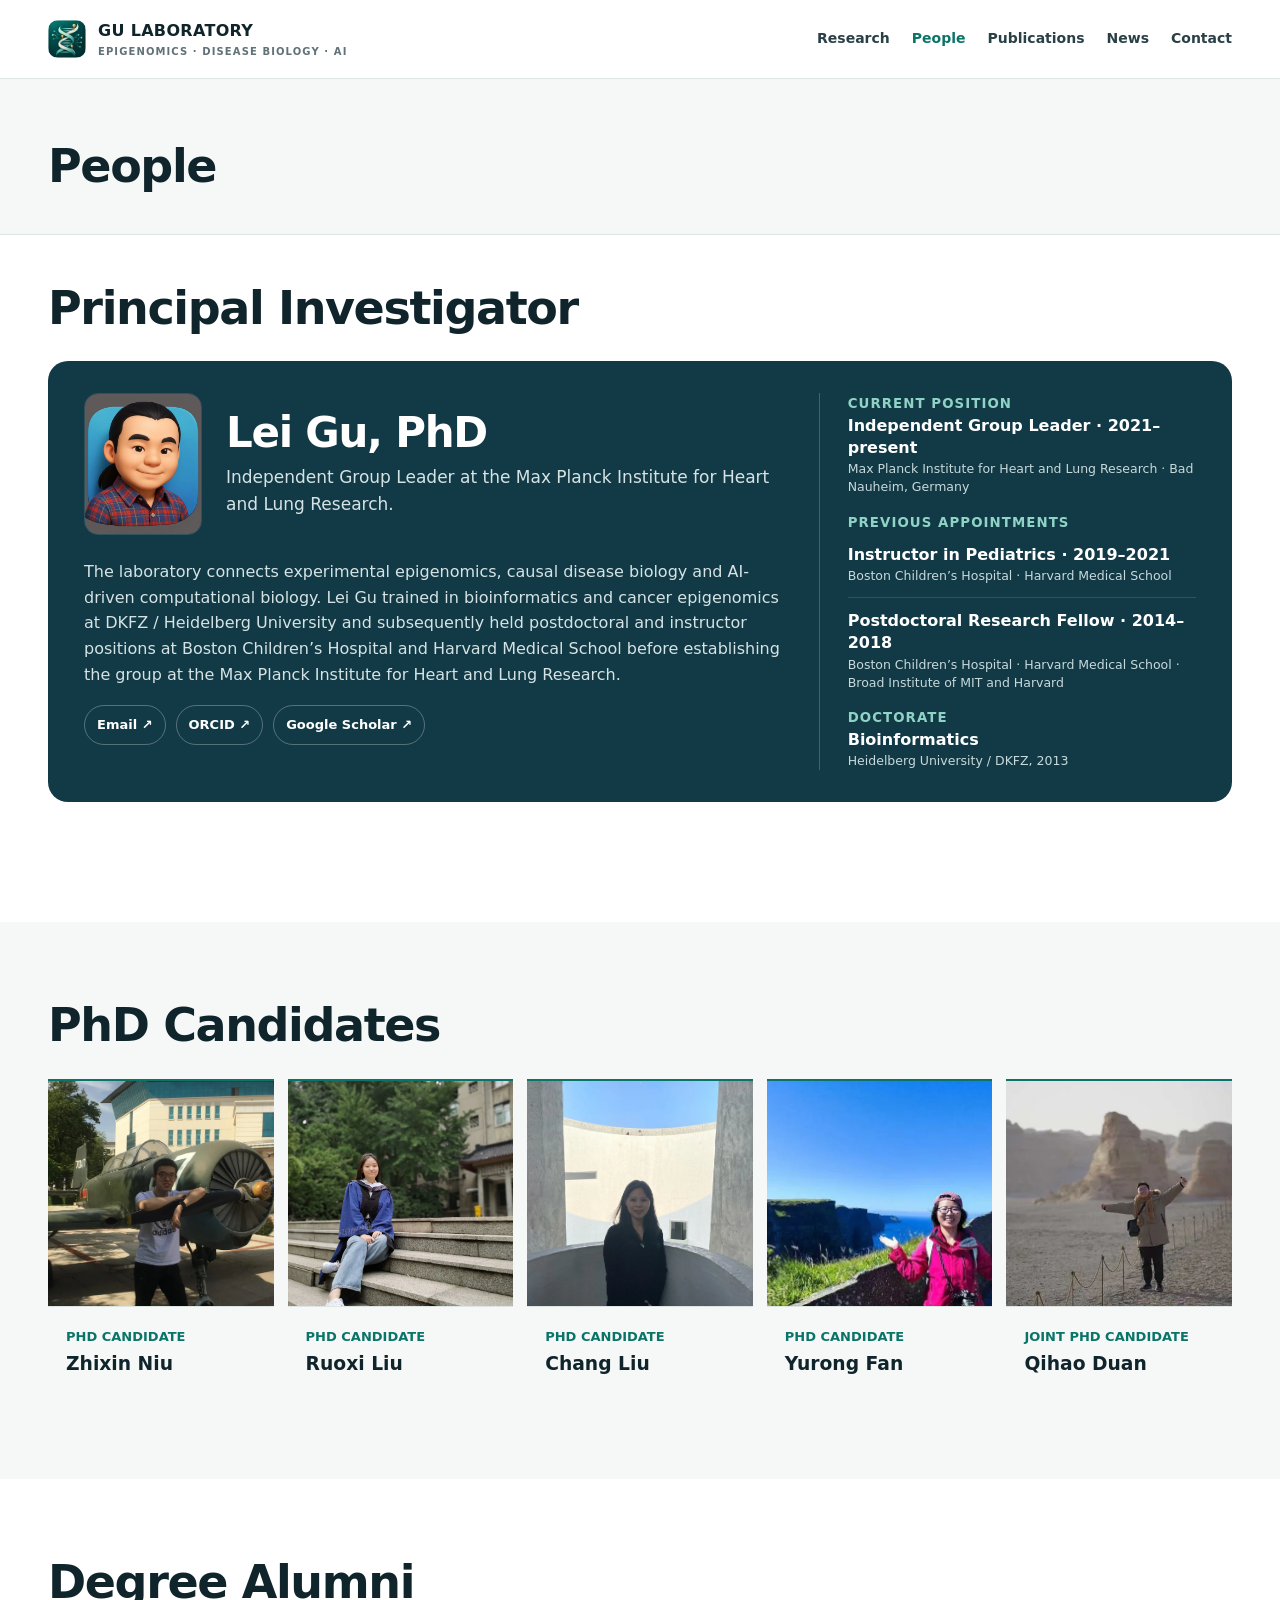
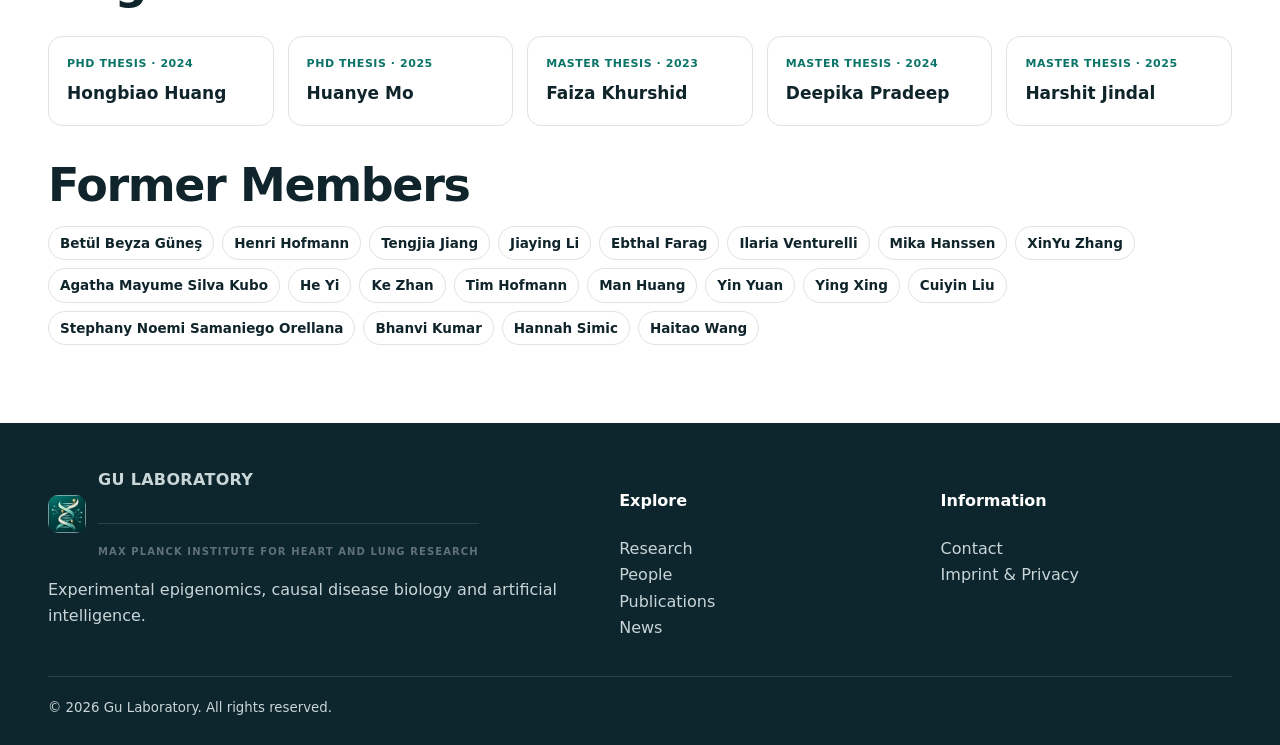
<file: people.html>
<!doctype html>
<html lang="en">
<head>
  <meta charset="utf-8">
  <meta name="viewport" content="width=device-width,initial-scale=1">
  <title>People | Gu Laboratory</title>
  <meta name="description" content="People and training in the Gu Laboratory at the Max Planck Institute for Heart and Lung Research.">
  <!-- SEO metadata -->
  <link rel="canonical" href="https://gulaboratory.com/people.html">
  <meta property="og:site_name" content="Gu Laboratory">
  <meta property="og:type" content="profile">
  <meta property="og:title" content="People | Gu Laboratory">
  <meta property="og:description" content="People and training in the Gu Laboratory at the Max Planck Institute for Heart and Lung Research.">
  <meta property="og:url" content="https://gulaboratory.com/people.html">
  <meta property="og:image" content="https://gulaboratory.com/assets/images/lab/group-2026.webp">
  <meta name="twitter:card" content="summary_large_image">
  <meta name="twitter:title" content="People | Gu Laboratory">
  <meta name="twitter:description" content="People and training in the Gu Laboratory at the Max Planck Institute for Heart and Lung Research.">
  <meta name="twitter:image" content="https://gulaboratory.com/assets/images/lab/group-2026.webp">
  <script type="application/ld+json">
{
  "@context": "https://schema.org",
  "@type": "Person",
  "name": "Lei Gu",
  "honorificSuffix": "PhD",
  "jobTitle": "Independent Group Leader",
  "url": "https://gulaboratory.com/people.html",
  "image": "https://gulaboratory.com/assets/images/people/Lei-Gu.webp",
  "email": "Lei.Gu@mpi-bn.mpg.de",
  "affiliation": {
    "@type": "Organization",
    "name": "Max Planck Institute for Heart and Lung Research",
    "url": "https://www.mpi-hlr.de/"
  },
  "sameAs": [
    "https://orcid.org/0000-0001-6469-9568",
    "https://scholar.google.de/citations?user=OSRk4x4AAAAJ&hl=en"
  ]
}
  </script>
  <!-- /SEO metadata -->
  <link rel="stylesheet" href="assets/styles.css">
  <link rel="stylesheet" href="assets/people-v2.css">
  <link rel="icon" type="image/webp" href="assets/images/brand/gu-lab-logo-temp.webp">
</head>
<body>
<header class="site-header">
  <div class="wrap nav">
    <a class="brand" href="index.html"><img class="brand-logo" src="assets/images/brand/gu-lab-logo-temp.webp" alt="" aria-hidden="true"><span>GU LABORATORY<small>Epigenomics · Disease Biology · AI</small></span></a>
    <button class="menu" aria-label="Toggle navigation">☰</button>
    <nav class="navlinks"><a href="research.html">Research</a><a class="active" href="people.html">People</a><a href="publications.html">Publications</a><a href="news.html">News</a><a href="contact.html">Contact</a></nav>
  </div>
</header>
<main>
<section class="page-hero people-hero">
  <div class="wrap"><h1>People</h1></div>
</section>

<section class="section pi-section">
  <div class="wrap">
    <div class="section-head"><h2>Principal Investigator</h2></div>
    <article class="pi pi-v2">
      <div class="pi-main">
        <div class="pi-intro">
          <img class="pi-photo" src="assets/images/people/Lei-Gu.webp" alt="Lei Gu" loading="lazy" onerror="this.style.display='none'">
          <div class="pi-title-block">
            <h1>Lei Gu, PhD</h1>
            <p class="pi-lead">Independent Group Leader at the Max Planck Institute for Heart and Lung Research.</p>
          </div>
        </div>
        <p class="pi-bio">The laboratory connects experimental epigenomics, causal disease biology and AI-driven computational biology. Lei Gu trained in bioinformatics and cancer epigenomics at DKFZ / Heidelberg University and subsequently held postdoctoral and instructor positions at Boston Children’s Hospital and Harvard Medical School before establishing the group at the Max Planck Institute for Heart and Lung Research.</p>
        <div class="profile-links">
          <a href="mailto:Lei.Gu@mpi-bn.mpg.de">Email ↗</a>
          <a href="https://orcid.org/0000-0001-6469-9568" target="_blank" rel="noopener">ORCID ↗</a>
          <a href="https://scholar.google.de/citations?user=OSRk4x4AAAAJ&hl=en" target="_blank" rel="noopener">Google Scholar ↗</a>
        </div>
      </div>
      <aside>
        <div><small>Current position</small><strong>Independent Group Leader · 2021–present</strong><span>Max Planck Institute for Heart and Lung Research · Bad Nauheim, Germany</span></div>
        <div class="appointment-group">
          <small>Previous appointments</small>
          <div class="appointment"><strong>Instructor in Pediatrics · 2019–2021</strong><span>Boston Children’s Hospital · Harvard Medical School</span></div>
          <div class="appointment"><strong>Postdoctoral Research Fellow · 2014–2018</strong><span>Boston Children’s Hospital · Harvard Medical School · Broad Institute of MIT and Harvard</span></div>
        </div>
        <div><small>Doctorate</small><strong>Bioinformatics</strong><span>Heidelberg University / DKFZ, 2013</span></div>
      </aside>
    </article>
  </div>
</section>

<section class="section soft">
  <div class="wrap">
    <div class="section-head"><h2>PhD Candidates</h2></div>
    <div class="people-grid people-grid-v2">
      <article class="person"><img class="person-photo" src="assets/images/people/zhixin%20Niu.webp" alt="Zhixin Niu" loading="lazy" onerror="this.style.display='none'"><span class="role">PHD CANDIDATE</span><h3>Zhixin Niu</h3></article>
      <article class="person"><img class="person-photo" src="assets/images/people/ruoxi-liu.webp" alt="Ruoxi Liu" loading="lazy" onerror="this.style.display='none'"><span class="role">PHD CANDIDATE</span><h3>Ruoxi Liu</h3></article>
      <article class="person"><img class="person-photo" src="assets/images/people/chang-liu.webp" alt="Chang Liu" loading="lazy" onerror="this.style.display='none'"><span class="role">PHD CANDIDATE</span><h3>Chang Liu</h3></article>
      <article class="person"><img class="person-photo" src="assets/images/people/yurong-fan.webp" alt="Yurong Fan" loading="lazy" onerror="this.style.display='none'"><span class="role">PHD CANDIDATE</span><h3>Yurong Fan</h3></article>
      <article class="person"><img class="person-photo" src="assets/images/people/qihao-duan.webp" alt="Qihao Duan" loading="lazy" onerror="this.style.display='none'"><span class="role">JOINT PHD CANDIDATE</span><h3>Qihao Duan</h3></article>
    </div>
  </div>
</section>

<section class="section alumni-section">
  <div class="wrap">
    <div class="section-head"><h2>Degree Alumni</h2></div>
    <div class="training-grid">
      <div class="training-card"><span>PhD thesis · 2024</span><strong>Hongbiao Huang</strong></div>
      <div class="training-card"><span>PhD thesis · 2025</span><strong>Huanye Mo</strong></div>
      <div class="training-card"><span>Master thesis · 2023</span><strong>Faiza Khurshid</strong></div>
      <div class="training-card"><span>Master thesis · 2024</span><strong>Deepika Pradeep</strong></div>
      <div class="training-card"><span>Master thesis · 2025</span><strong>Harshit Jindal</strong></div>
    </div>

    <div class="section-head alumni-subhead"><h2>Former Members</h2></div>
    <div class="alumni-list" aria-label="Former group members">
      <div class="alumni-row"><strong>Betül Beyza Güneş</strong><span class="alumni-dates"></span></div>
      <div class="alumni-row"><strong>Henri Hofmann</strong><span class="alumni-dates"></span></div>
      <div class="alumni-row"><strong>Tengjia Jiang</strong><span class="alumni-dates"></span></div>
      <div class="alumni-row"><strong>Jiaying Li</strong><span class="alumni-dates"></span></div>
      <div class="alumni-row"><strong>Ebthal Farag</strong><span class="alumni-dates"></span></div>
      <div class="alumni-row"><strong>Ilaria Venturelli</strong><span class="alumni-dates"></span></div>
      <div class="alumni-row"><strong>Mika Hanssen</strong><span class="alumni-dates"></span></div>
      <div class="alumni-row"><strong>XinYu Zhang</strong><span class="alumni-dates"></span></div>
      <div class="alumni-row"><strong>Agatha Mayume Silva Kubo</strong><span class="alumni-dates"></span></div>
      <div class="alumni-row"><strong>He Yi</strong><span class="alumni-dates"></span></div>
      <div class="alumni-row"><strong>Ke Zhan</strong><span class="alumni-dates"></span></div>
      <div class="alumni-row"><strong>Tim Hofmann</strong><span class="alumni-dates"></span></div>
      <div class="alumni-row"><strong>Man Huang</strong><span class="alumni-dates"></span></div>
      <div class="alumni-row"><strong>Yin Yuan</strong><span class="alumni-dates"></span></div>
      <div class="alumni-row"><strong>Ying Xing</strong><span class="alumni-dates"></span></div>
      <div class="alumni-row"><strong>Cuiyin Liu</strong><span class="alumni-dates"></span></div>
      <div class="alumni-row"><strong>Stephany Noemi Samaniego Orellana</strong><span class="alumni-dates"></span></div>
      <div class="alumni-row"><strong>Bhanvi Kumar</strong><span class="alumni-dates"></span></div>
      <div class="alumni-row"><strong>Hannah Simic</strong><span class="alumni-dates"></span></div>
      <div class="alumni-row"><strong>Haitao Wang</strong><span class="alumni-dates"></span></div>
    </div>
  </div>
</section>
</main>
<footer class="footer">
  <div class="wrap"><div class="footer-grid">
    <div><a class="brand" href="index.html"><img class="brand-logo" src="assets/images/brand/gu-lab-logo-temp.webp" alt="" aria-hidden="true"><span>GU LABORATORY<small>Max Planck Institute for Heart and Lung Research</small></span></a><p>Experimental epigenomics, causal disease biology and artificial intelligence.</p></div>
    <div><h4>Explore</h4><a href="research.html">Research</a><br><a href="people.html">People</a><br><a href="publications.html">Publications</a><br><a href="news.html">News</a></div>
    <div><h4>Information</h4><a href="contact.html">Contact</a><br><a href="legal.html">Imprint & Privacy</a></div>
  </div><small>© 2026 Gu Laboratory. All rights reserved.</small></div>
</footer>
<script src="assets/script.js"></script>
</body>
</html>
</file>
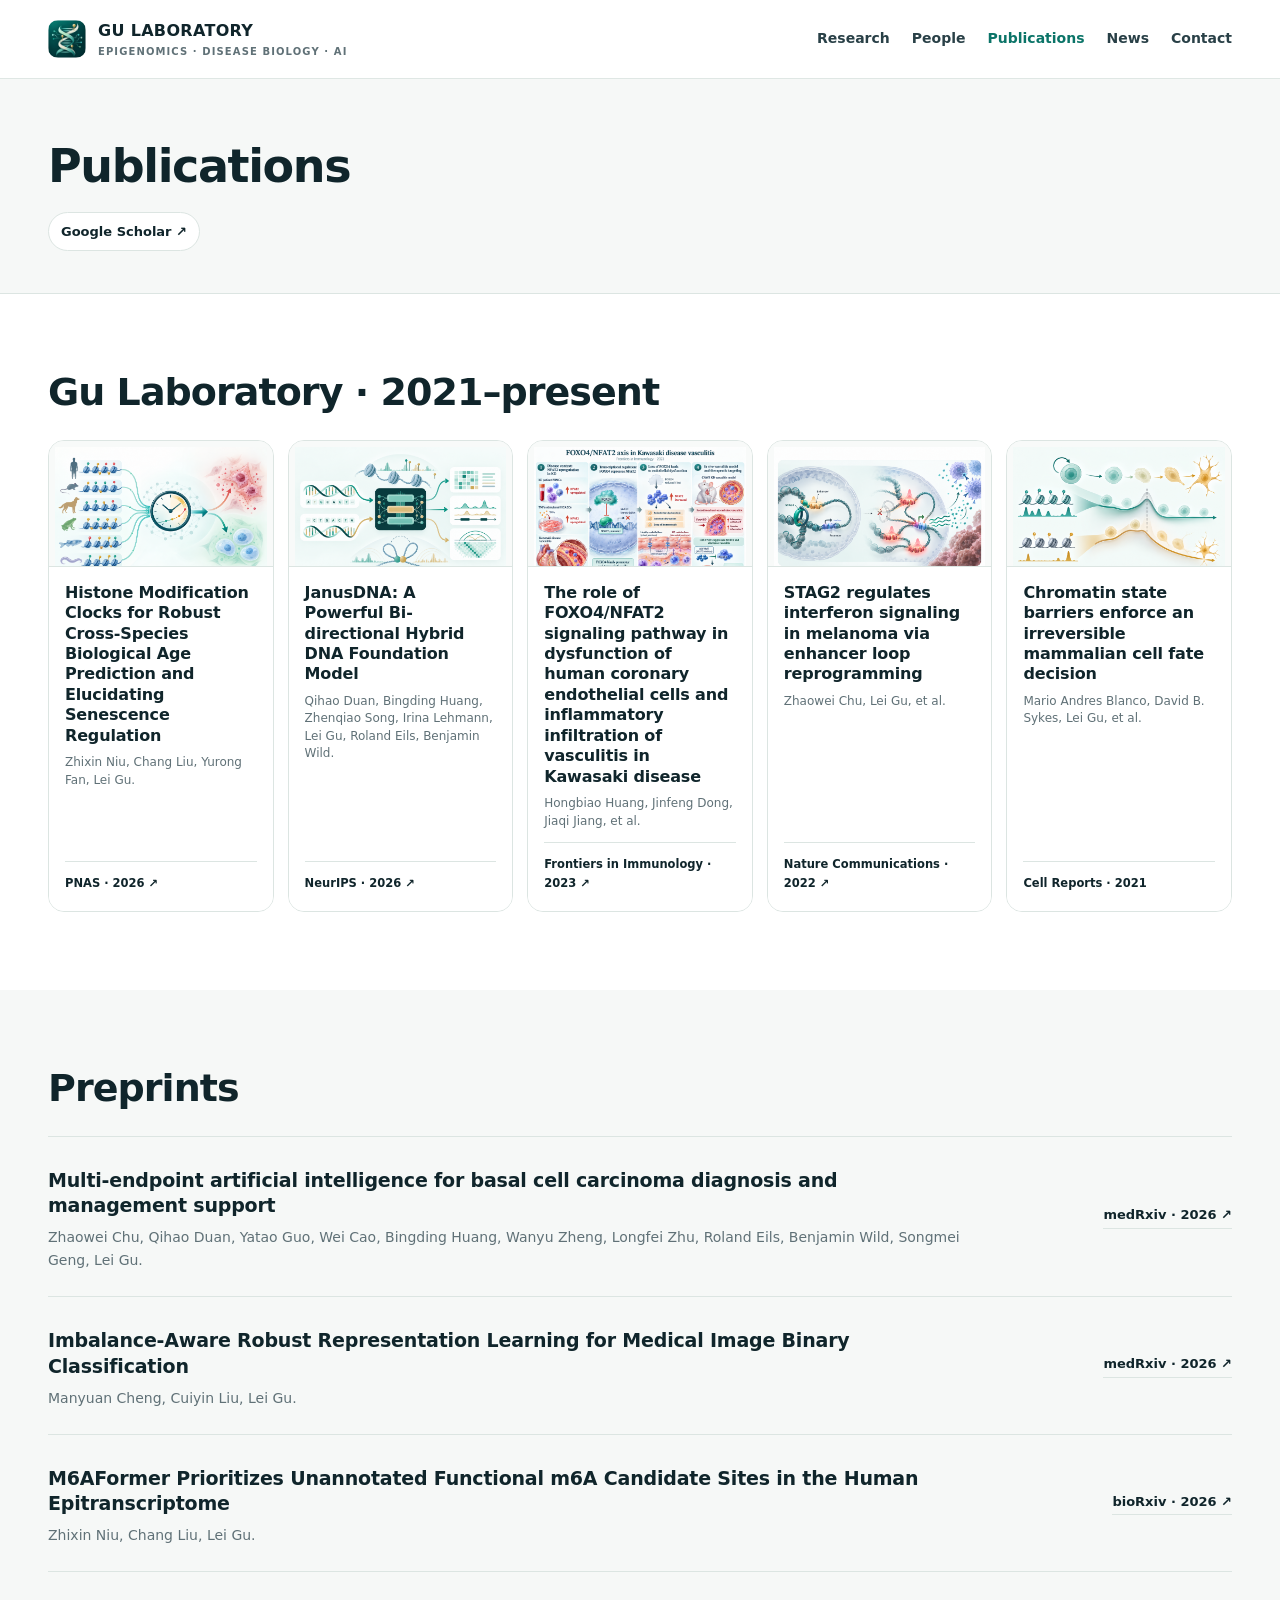
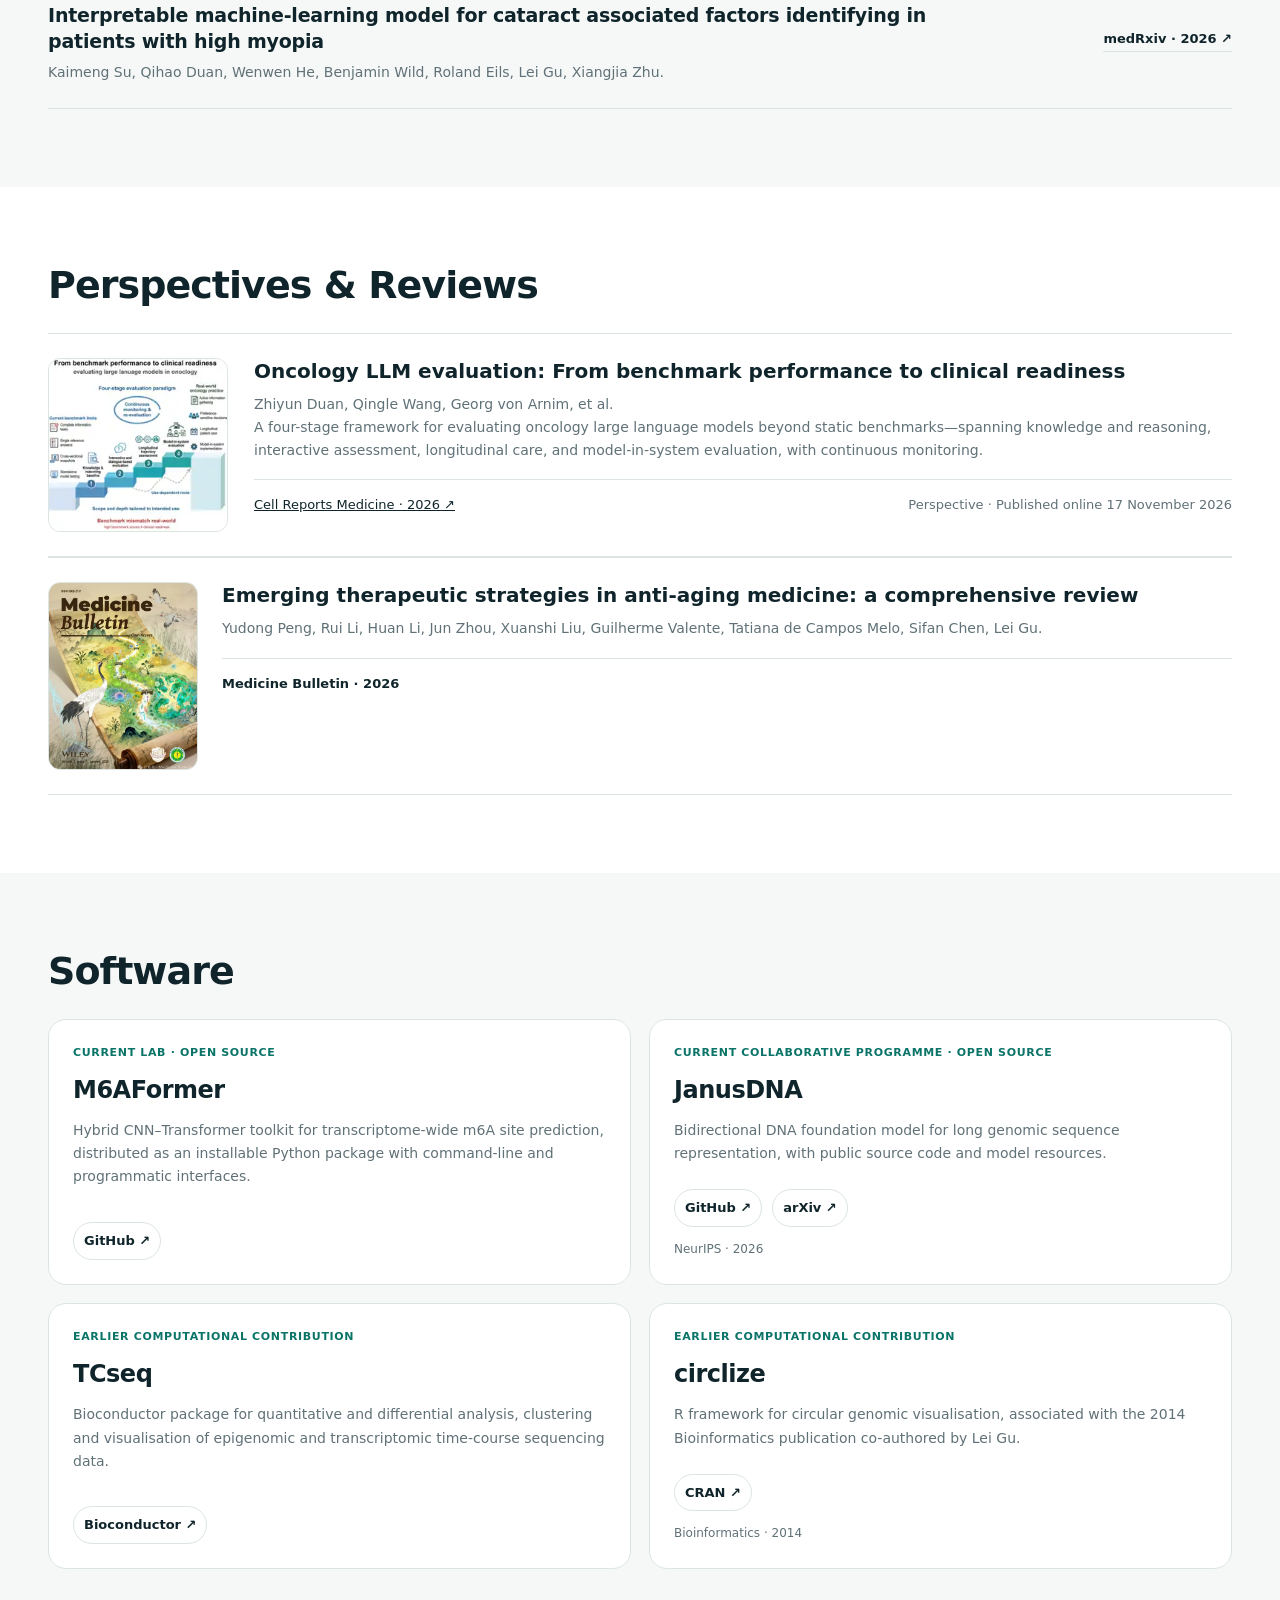
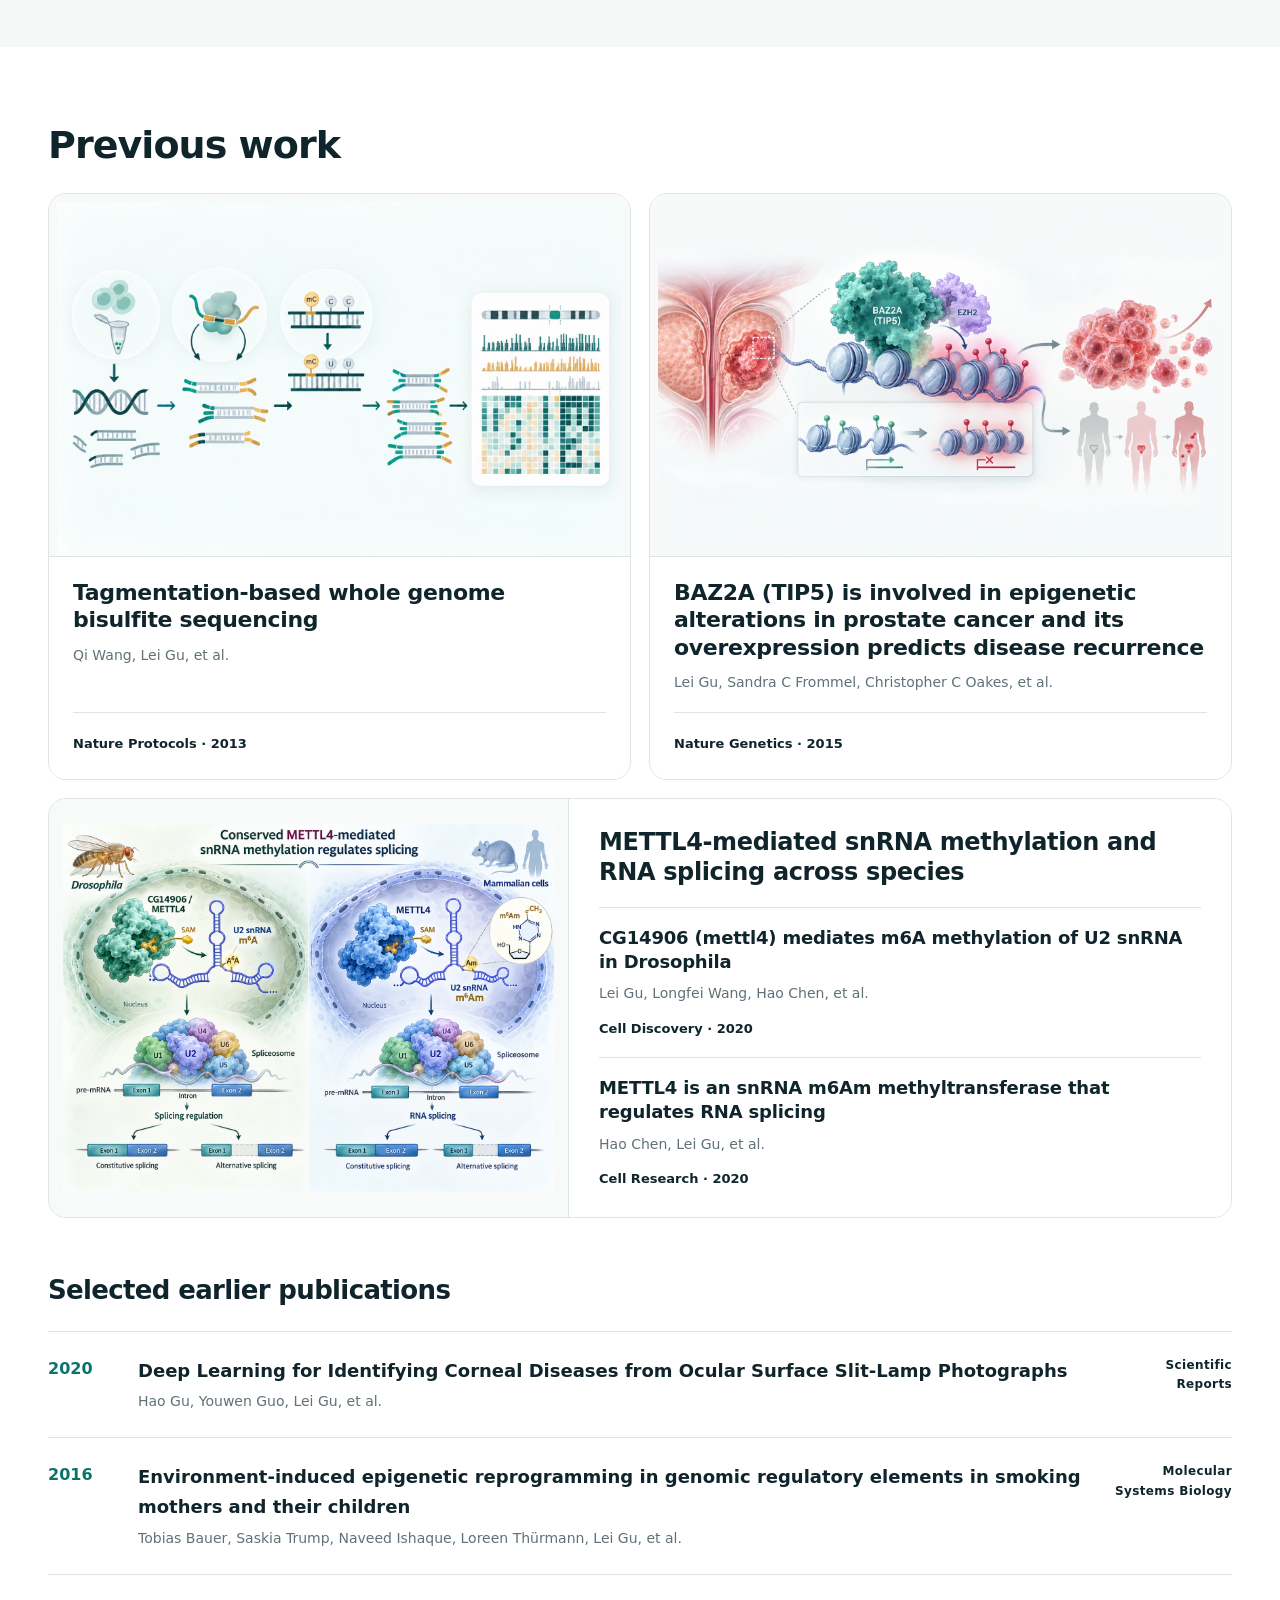
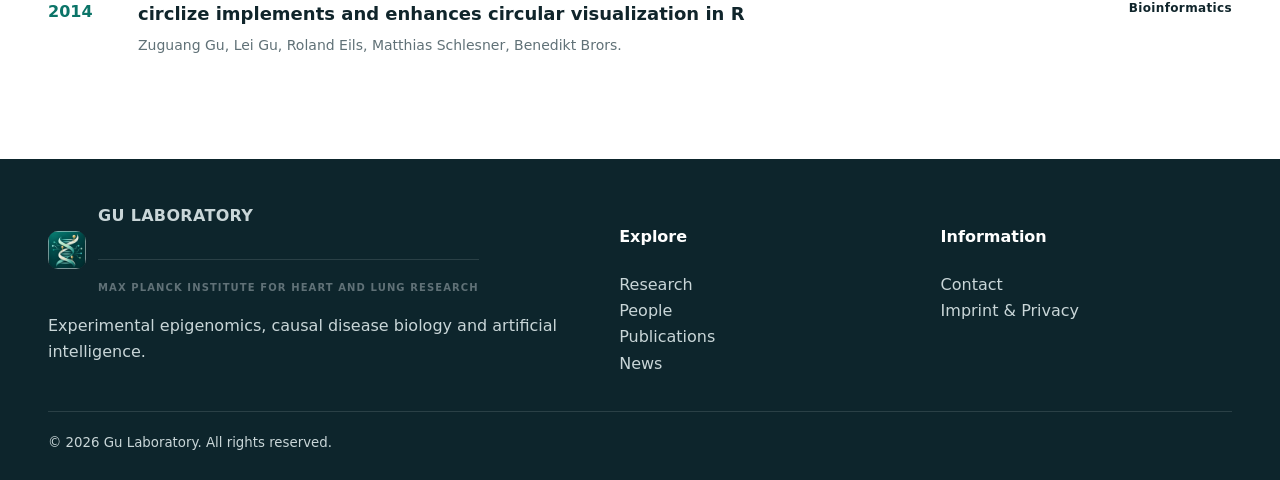
<file: publications.html>
<!doctype html>
<html lang="en">
<head>
  <meta charset="utf-8">
  <meta name="viewport" content="width=device-width,initial-scale=1">
  <title>Publications | Gu Laboratory</title>
  <meta name="description" content="Selected publications, public preprints, reviews and computational resources from the Gu Laboratory in epigenomics, disease biology and artificial intelligence.">
  <!-- SEO metadata -->
  <link rel="canonical" href="https://gulaboratory.com/publications.html">
  <meta property="og:site_name" content="Gu Laboratory">
  <meta property="og:type" content="website">
  <meta property="og:title" content="Publications | Gu Laboratory">
  <meta property="og:description" content="Selected publications, public preprints, reviews and computational resources from the Gu Laboratory in epigenomics, disease biology and artificial intelligence.">
  <meta property="og:url" content="https://gulaboratory.com/publications.html">
  <meta property="og:image" content="https://gulaboratory.com/assets/images/publications/05_pub-histone-clocks.png">
  <meta name="twitter:card" content="summary_large_image">
  <meta name="twitter:title" content="Publications | Gu Laboratory">
  <meta name="twitter:description" content="Selected publications, public preprints, reviews and computational resources from the Gu Laboratory in epigenomics, disease biology and artificial intelligence.">
  <meta name="twitter:image" content="https://gulaboratory.com/assets/images/publications/05_pub-histone-clocks.png">
  <!-- /SEO metadata -->
  <link rel="stylesheet" href="assets/styles.css">
  <link rel="icon" type="image/webp" href="assets/images/brand/gu-lab-logo-temp.webp">
  <link rel="stylesheet" href="assets/publications-v2.css">
</head>
<body>
<header class="site-header">
  <div class="wrap nav">
    <a class="brand" href="index.html"><img class="brand-logo" src="assets/images/brand/gu-lab-logo-temp.webp" alt="" aria-hidden="true"><span>GU LABORATORY<small>Epigenomics · Disease Biology · AI</small></span></a>
    <button class="menu" aria-label="Toggle navigation">☰</button>
    <nav class="navlinks"><a href="research.html">Research</a><a href="people.html">People</a><a class="active" href="publications.html">Publications</a><a href="news.html">News</a><a href="contact.html">Contact</a></nav>
  </div>
</header>
<main>
<section class="page-hero publications-hero">
  <div class="wrap">
    <h1>Publications</h1>
    <div class="profile-links pub-links"><a href="https://scholar.google.de/citations?user=OSRk4x4AAAAJ&hl=en" target="_blank" rel="noopener">Google Scholar ↗</a></div>
  </div>
</section>

<section class="section">
  <div class="wrap">
    <div class="section-head"><h2>Gu Laboratory · 2021–present</h2></div>
    <div class="publication-feature-grid gu-lab-publications">
      <article class="publication-feature">
        <div class="publication-visual"><img src="assets/images/publications/05_pub-histone-clocks.png" alt="" aria-hidden="true"></div>
        <div class="publication-body"><h3>Histone Modification Clocks for Robust Cross-Species Biological Age Prediction and Elucidating Senescence Regulation</h3><p class="citation">Zhixin Niu, Chang Liu, Yurong Fan, Lei Gu.</p><div class="pub-meta"><a href="https://doi.org/10.1073/pnas.2533687123" target="_blank" rel="noopener">PNAS · 2026 ↗</a></div></div>
      </article>
      <article class="publication-feature">
        <div class="publication-visual"><img src="assets/images/publications/06_pub-janusdna.png" alt="" aria-hidden="true"></div>
        <div class="publication-body"><h3>JanusDNA: A Powerful Bi-directional Hybrid DNA Foundation Model</h3><p class="citation">Qihao Duan, Bingding Huang, Zhenqiao Song, Irina Lehmann, Lei Gu, Roland Eils, Benjamin Wild.</p><div class="pub-meta"><a href="https://arxiv.org/abs/2505.17257" target="_blank" rel="noopener">NeurIPS · 2026 ↗</a></div></div>
      </article>
      <article class="publication-feature">
        <div class="publication-visual"><img src="assets/images/publications/KD.png" alt="" aria-hidden="true"></div>
        <div class="publication-body"><h3>The role of FOXO4/NFAT2 signaling pathway in dysfunction of human coronary endothelial cells and inflammatory infiltration of vasculitis in Kawasaki disease</h3><p class="citation">Hongbiao Huang, Jinfeng Dong, Jiaqi Jiang, et al.</p><div class="pub-meta"><a href="https://doi.org/10.3389/fimmu.2022.1090056" target="_blank" rel="noopener">Frontiers in Immunology · 2023 ↗</a></div></div>
      </article>
      <article class="publication-feature">
        <div class="publication-visual"><img src="assets/images/publications/07_pub-stag2-melanoma.png" alt="" aria-hidden="true"></div>
        <div class="publication-body"><h3>STAG2 regulates interferon signaling in melanoma via enhancer loop reprogramming</h3><p class="citation">Zhaowei Chu, Lei Gu, et al.</p><div class="pub-meta"><a href="https://doi.org/10.1038/s41467-022-29541-9" target="_blank" rel="noopener">Nature Communications · 2022 ↗</a></div></div>
      </article>
      <article class="publication-feature">
        <div class="publication-visual"><img src="assets/images/publications/10_pub-cell-fate-barrier.png" alt="" aria-hidden="true"></div>
        <div class="publication-body"><h3>Chromatin state barriers enforce an irreversible mammalian cell fate decision</h3><p class="citation">Mario Andres Blanco, David B. Sykes, Lei Gu, et al.</p><div class="pub-meta"><strong>Cell Reports · 2021</strong></div></div>
      </article>
    </div>
  </div>
</section>

<section class="section soft">
  <div class="wrap">
    <div class="section-head"><h2>Preprints</h2></div>
    <div class="current-output-list">
      <article><div><h3>Multi-endpoint artificial intelligence for basal cell carcinoma diagnosis and management support</h3><p>Zhaowei Chu, Qihao Duan, Yatao Guo, Wei Cao, Bingding Huang, Wanyu Zheng, Longfei Zhu, Roland Eils, Benjamin Wild, Songmei Geng, Lei Gu.</p></div><aside><a class="preprint-link" href="https://www.medrxiv.org/content/10.64898/2026.08.02.26359489v1" target="_blank" rel="noopener">medRxiv · 2026 ↗</a></aside></article>
      <article><div><h3>Imbalance-Aware Robust Representation Learning for Medical Image Binary Classification</h3><p>Manyuan Cheng, Cuiyin Liu, Lei Gu.</p></div><aside><a class="preprint-link" href="https://www.medrxiv.org/content/10.64898/2026.07.30.26359303v1" target="_blank" rel="noopener">medRxiv · 2026 ↗</a></aside></article>
      <article><div><h3>M6AFormer Prioritizes Unannotated Functional m6A Candidate Sites in the Human Epitranscriptome</h3><p>Zhixin Niu, Chang Liu, Lei Gu.</p></div><aside><a class="preprint-link" href="https://www.biorxiv.org/content/10.64898/2026.07.10.737679v1" target="_blank" rel="noopener">bioRxiv · 2026 ↗</a></aside></article>
      <article><div><h3>Interpretable machine-learning model for cataract associated factors identifying in patients with high myopia</h3><p>Kaimeng Su, Qihao Duan, Wenwen He, Benjamin Wild, Roland Eils, Lei Gu, Xiangjia Zhu.</p></div><aside><a class="preprint-link" href="https://www.medrxiv.org/content/10.64898/2026.02.25.26347145v1" target="_blank" rel="noopener">medRxiv · 2026 ↗</a></aside></article>
    </div>
  </div>
</section>

<section class="section reviews-section">
  <div class="wrap">
    <div class="section-head"><h2>Perspectives &amp; Reviews</h2></div>
    <article class="review-feature is-perspective" id="oncology-llm-clinical-readiness-2026">
      <div class="review-visual">
        <a href="https://www.cell.com/cell-reports-medicine/fulltext/S2666-3791(26)00595-1" target="_blank" rel="noopener" aria-label="Read the published oncology LLM Perspective">
          <img src="assets/images/publications/oncology-llm-clinical-readiness-2026.webp" alt="Four-stage framework for oncology LLM evaluation, from knowledge and reasoning to model-in-system assessment and clinical readiness" loading="lazy">
        </a>
      </div>
      <div>
        <h3>Oncology LLM evaluation: From benchmark performance to clinical readiness</h3>
        <p class="review-authors">Zhiyun Duan, Qingle Wang, Georg von Arnim, et al.</p>
        <p class="review-description">A four-stage framework for evaluating oncology large language models beyond static benchmarks—spanning knowledge and reasoning, interactive assessment, longitudinal care, and model-in-system evaluation, with continuous monitoring.</p>
        <div class="review-meta"><a href="https://www.cell.com/cell-reports-medicine/fulltext/S2666-3791(26)00595-1" target="_blank" rel="noopener">Cell Reports Medicine · 2026 ↗</a><span>Perspective · Published online 17 November 2026</span></div>
      </div>
    </article>
    <article class="review-feature">
      <img src="assets/images/news/medicine-bulletin-2026.webp" alt="Medicine Bulletin cover" loading="lazy">
      <div><h3>Emerging therapeutic strategies in anti-aging medicine: a comprehensive review</h3><p>Yudong Peng, Rui Li, Huan Li, Jun Zhou, Xuanshi Liu, Guilherme Valente, Tatiana de Campos Melo, Sifan Chen, Lei Gu.</p><div class="review-meta"><strong>Medicine Bulletin · 2026</strong></div></div>
    </article>
  </div>
</section>

<section class="section resources-section soft">
  <div class="wrap">
    <div class="section-head"><h2>Software</h2></div>
    <div class="resource-grid">
      <article class="resource-card"><span class="resource-type">Current lab · Open source</span><h3>M6AFormer</h3><p>Hybrid CNN–Transformer toolkit for transcriptome-wide m6A site prediction, distributed as an installable Python package with command-line and programmatic interfaces.</p><div class="resource-links"><a href="https://github.com/zhixinniu/M6AFormer" target="_blank" rel="noopener">GitHub ↗</a></div></article>
      <article class="resource-card"><span class="resource-type">Current collaborative programme · Open source</span><h3>JanusDNA</h3><p>Bidirectional DNA foundation model for long genomic sequence representation, with public source code and model resources.</p><div class="resource-links"><a href="https://github.com/Qihao-Duan/JanusDNA" target="_blank" rel="noopener">GitHub ↗</a><a href="https://arxiv.org/abs/2505.17257" target="_blank" rel="noopener">arXiv ↗</a></div><small>NeurIPS · 2026</small></article>
      <article class="resource-card"><span class="resource-type">Earlier computational contribution</span><h3>TCseq</h3><p>Bioconductor package for quantitative and differential analysis, clustering and visualisation of epigenomic and transcriptomic time-course sequencing data.</p><div class="resource-links"><a href="https://bioconductor.org/packages/release/bioc/html/TCseq.html" target="_blank" rel="noopener">Bioconductor ↗</a></div></article>
      <article class="resource-card"><span class="resource-type">Earlier computational contribution</span><h3>circlize</h3><p>R framework for circular genomic visualisation, associated with the 2014 Bioinformatics publication co-authored by Lei Gu.</p><div class="resource-links"><a href="https://cran.r-project.org/package=circlize" target="_blank" rel="noopener">CRAN ↗</a></div><small>Bioinformatics · 2014</small></article>
    </div>
  </div>
</section>

<section class="section">
  <div class="wrap">
    <div class="section-head"><h2>Previous work</h2></div>
    <div class="publication-feature-grid previous-publications">
      <article class="publication-feature">
        <div class="publication-visual"><img src="assets/images/publications/08_pub-twgbs.png" alt="" aria-hidden="true"></div>
        <div class="publication-body"><h3>Tagmentation-based whole genome bisulfite sequencing</h3><p class="citation">Qi Wang, Lei Gu, et al.</p><div class="pub-meta"><strong>Nature Protocols · 2013</strong></div></div>
      </article>
      <article class="publication-feature">
        <div class="publication-visual"><img src="assets/images/publications/09_pub-baz2a-prostate.png" alt="" aria-hidden="true"></div>
        <div class="publication-body"><h3>BAZ2A (TIP5) is involved in epigenetic alterations in prostate cancer and its overexpression predicts disease recurrence</h3><p class="citation">Lei Gu, Sandra C Frommel, Christopher C Oakes, et al.</p><div class="pub-meta"><strong>Nature Genetics · 2015</strong></div></div>
      </article>
      <article class="publication-feature publication-feature-grouped">
        <div class="publication-visual"><img src="assets/images/publications/METTL4-COMBINED.png" alt="" aria-hidden="true"></div>
        <div class="publication-body">
          <h3>METTL4-mediated snRNA methylation and RNA splicing across species</h3>
          <div class="grouped-papers">
            <div class="grouped-paper">
              <h4>CG14906 (mettl4) mediates m6A methylation of U2 snRNA in Drosophila</h4>
              <p class="citation">Lei Gu, Longfei Wang, Hao Chen, et al.</p>
              <div class="grouped-paper-meta"><strong>Cell Discovery · 2020</strong></div>
            </div>
            <div class="grouped-paper">
              <h4>METTL4 is an snRNA m6Am methyltransferase that regulates RNA splicing</h4>
              <p class="citation">Hao Chen, Lei Gu, et al.</p>
              <div class="grouped-paper-meta"><strong>Cell Research · 2020</strong></div>
            </div>
          </div>
        </div>
      </article>
    </div>

    <div class="section-head earlier-list-head"><h2>Selected earlier publications</h2></div>
    <article class="pub"><div class="year">2020</div><div><h3>Deep Learning for Identifying Corneal Diseases from Ocular Surface Slit-Lamp Photographs</h3><p>Hao Gu, Youwen Guo, Lei Gu, et al. </p></div><div class="journal">Scientific Reports</div></article>
    <article class="pub"><div class="year">2016</div><div><h3>Environment-induced epigenetic reprogramming in genomic regulatory elements in smoking mothers and their children</h3><p>Tobias Bauer, Saskia Trump, Naveed Ishaque, Loreen Thürmann, Lei Gu, et al. </p></div><div class="journal">Molecular Systems Biology</div></article>
    <article class="pub"><div class="year">2014</div><div><h3>circlize implements and enhances circular visualization in R</h3><p>Zuguang Gu, Lei Gu, Roland Eils, Matthias Schlesner, Benedikt Brors. </p></div><div class="journal">Bioinformatics</div></article>
  </div>
</section>
</main>
<footer class="footer">
  <div class="wrap"><div class="footer-grid">
    <div><a class="brand" href="index.html"><img class="brand-logo" src="assets/images/brand/gu-lab-logo-temp.webp" alt="" aria-hidden="true"><span>GU LABORATORY<small>Max Planck Institute for Heart and Lung Research</small></span></a><p>Experimental epigenomics, causal disease biology and artificial intelligence.</p></div>
    <div><h4>Explore</h4><a href="research.html">Research</a><br><a href="people.html">People</a><br><a href="publications.html">Publications</a><br><a href="news.html">News</a></div>
    <div><h4>Information</h4><a href="contact.html">Contact</a><br><a href="legal.html">Imprint & Privacy</a></div>
  </div><small>© 2026 Gu Laboratory. All rights reserved.</small></div>
</footer>
<script src="assets/script.js"></script>
</body>
</html>
</file>
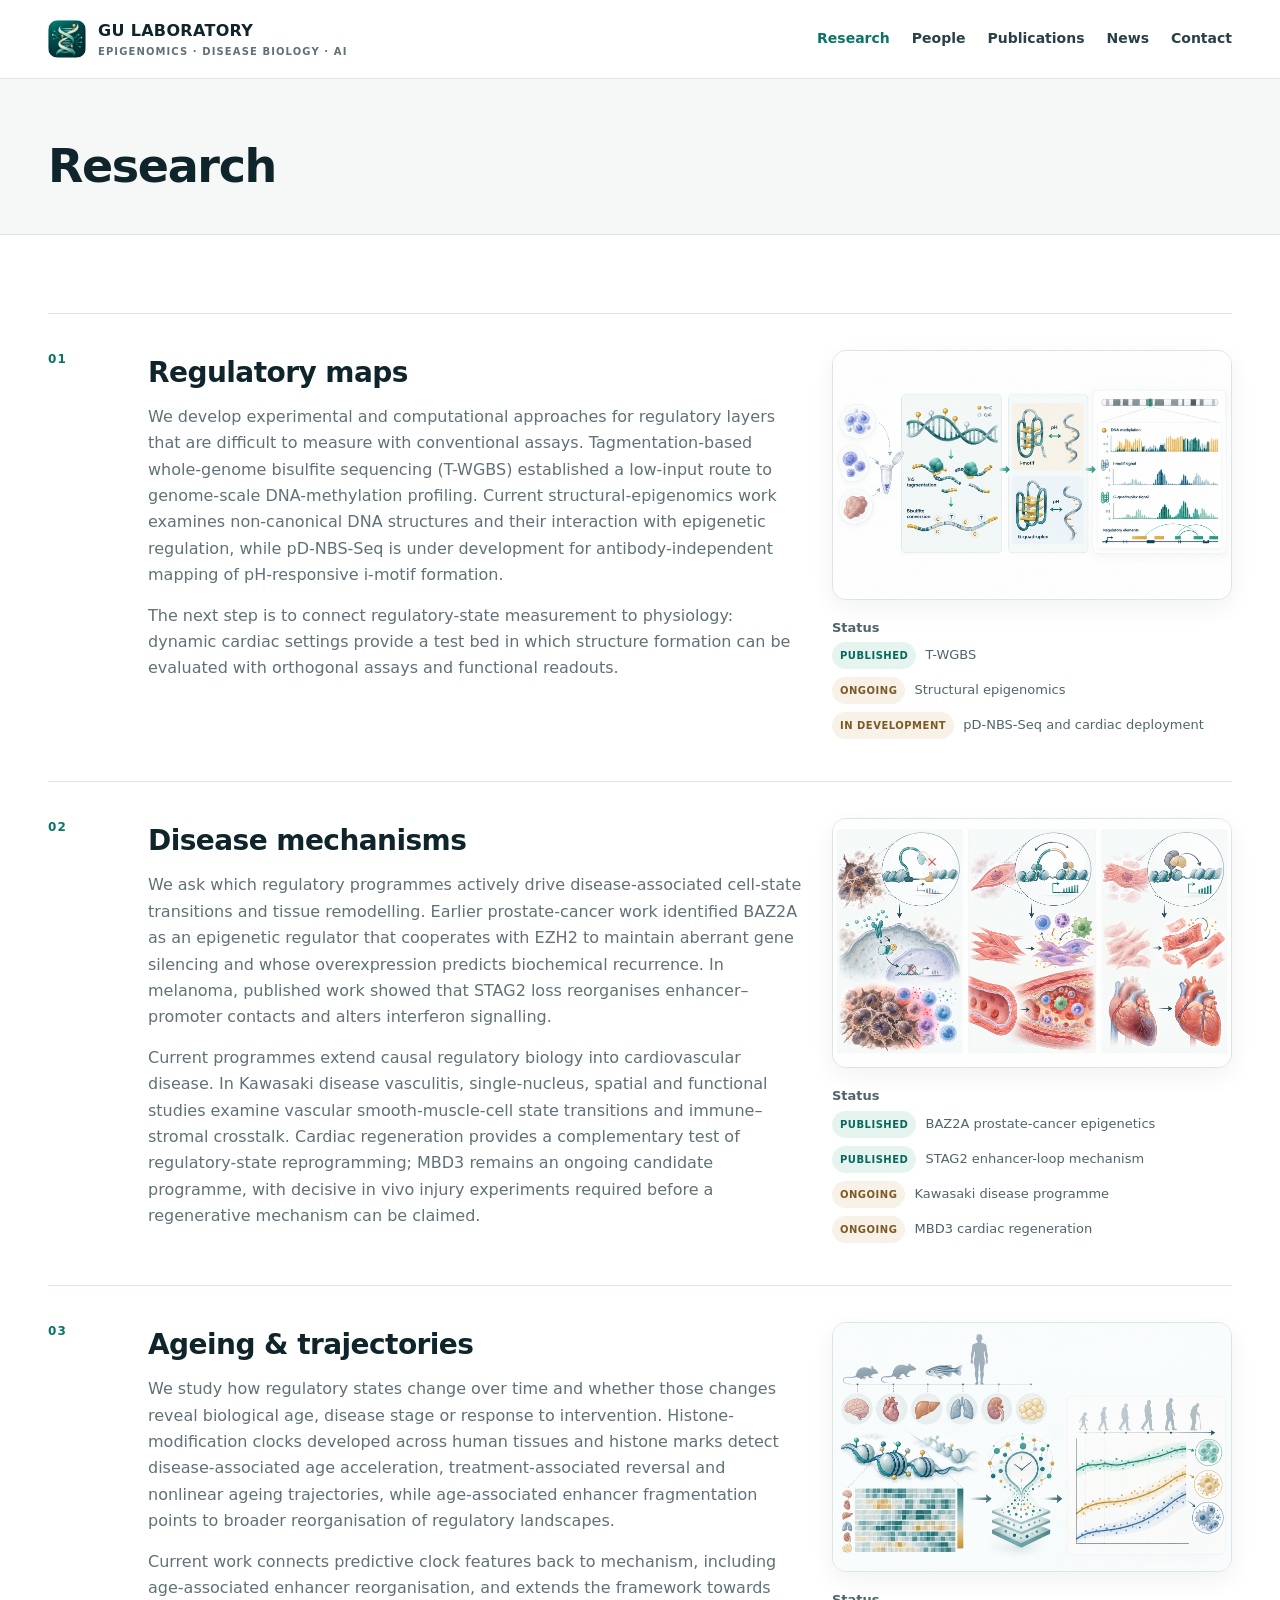
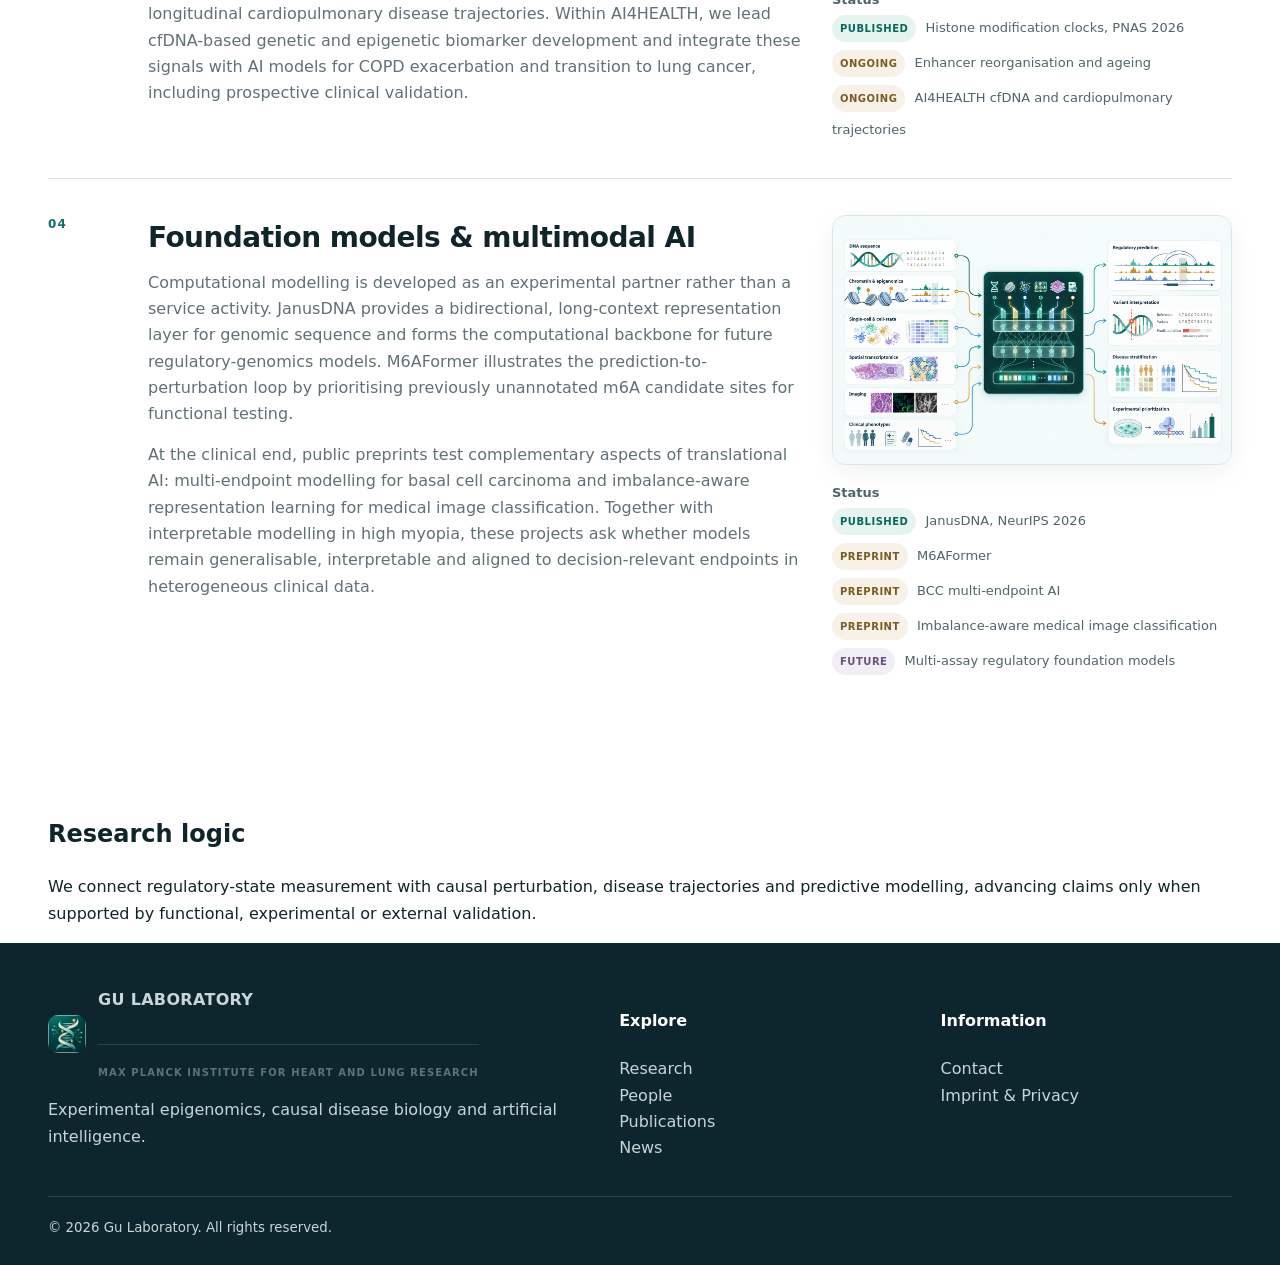
<file: research.html>
<!doctype html>
<html lang="en">
<head>
  <meta charset="utf-8">
  <meta name="viewport" content="width=device-width,initial-scale=1">
  <title>Research | Gu Laboratory</title>
  <meta name="description" content="The Gu Laboratory research programme spans epigenomic technologies, causal disease mechanisms, ageing and disease trajectories, and AI foundation models for multimodal medicine.">
  <!-- SEO metadata -->
  <link rel="canonical" href="https://gulaboratory.com/research.html">
  <meta property="og:site_name" content="Gu Laboratory">
  <meta property="og:type" content="website">
  <meta property="og:title" content="Research | Gu Laboratory">
  <meta property="og:description" content="The Gu Laboratory research programme spans epigenomic technologies, causal disease mechanisms, ageing and disease trajectories, and AI foundation models for multimodal medicine.">
  <meta property="og:url" content="https://gulaboratory.com/research.html">
  <meta property="og:image" content="https://gulaboratory.com/assets/images/research/research-overview-precision-medicine.png">
  <meta name="twitter:card" content="summary_large_image">
  <meta name="twitter:title" content="Research | Gu Laboratory">
  <meta name="twitter:description" content="The Gu Laboratory research programme spans epigenomic technologies, causal disease mechanisms, ageing and disease trajectories, and AI foundation models for multimodal medicine.">
  <meta name="twitter:image" content="https://gulaboratory.com/assets/images/research/research-overview-precision-medicine.png">
  <!-- /SEO metadata -->
  <link rel="stylesheet" href="assets/styles.css">
  <link rel="icon" type="image/webp" href="assets/images/brand/gu-lab-logo-temp.webp">
</head>
<body>
<header class="site-header">
  <div class="wrap nav">
    <a class="brand" href="index.html"><img class="brand-logo" src="assets/images/brand/gu-lab-logo-temp.webp" alt="" aria-hidden="true"><span>GU LABORATORY<small>Epigenomics · Disease Biology · AI</small></span></a>
    <button class="menu" aria-label="Toggle navigation">☰</button>
    <nav class="navlinks"><a class="active" href="research.html">Research</a><a href="people.html">People</a><a href="publications.html">Publications</a><a href="news.html">News</a><a href="contact.html">Contact</a></nav>
  </div>
</header>
<main>
<section class="page-hero">
  <div class="wrap"><h1>Research</h1></div>
</section>
<section class="section">
  <div class="wrap">
    <div class="program" id="maps">
      <span class="number">01</span>
      <div>
        <h2>Regulatory maps</h2>
        <p>We develop experimental and computational approaches for regulatory layers that are difficult to measure with conventional assays. Tagmentation-based whole-genome bisulfite sequencing (T-WGBS) established a low-input route to genome-scale DNA-methylation profiling. Current structural-epigenomics work examines non-canonical DNA structures and their interaction with epigenetic regulation, while pD-NBS-Seq is under development for antibody-independent mapping of pH-responsive i-motif formation.</p>
        <p>The next step is to connect regulatory-state measurement to physiology: dynamic cardiac settings provide a test bed in which structure formation can be evaluated with orthogonal assays and functional readouts.</p>
      </div>
      <aside class="program-side"><img class="program-image" src="assets/images/research/01_regulatory-maps-biomedical.png" alt="" aria-hidden="true" loading="lazy"><div class="meta"><strong>Status</strong><br><span class="status established">Published</span> T-WGBS<br><span class="status development">Ongoing</span> Structural epigenomics<br><span class="status development">In development</span> pD-NBS-Seq and cardiac deployment</div></aside>
    </div>

    <div class="program" id="causal">
      <span class="number">02</span>
      <div>
        <h2>Disease mechanisms</h2>
        <p>We ask which regulatory programmes actively drive disease-associated cell-state transitions and tissue remodelling. Earlier prostate-cancer work identified BAZ2A as an epigenetic regulator that cooperates with EZH2 to maintain aberrant gene silencing and whose overexpression predicts biochemical recurrence. In melanoma, published work showed that STAG2 loss reorganises enhancer–promoter contacts and alters interferon signalling.</p>
        <p>Current programmes extend causal regulatory biology into cardiovascular disease. In Kawasaki disease vasculitis, single-nucleus, spatial and functional studies examine vascular smooth-muscle-cell state transitions and immune–stromal crosstalk. Cardiac regeneration provides a complementary test of regulatory-state reprogramming; MBD3 remains an ongoing candidate programme, with decisive in vivo injury experiments required before a regenerative mechanism can be claimed.</p>
      </div>
      <aside class="program-side"><img class="program-image" src="assets/images/research/02_disease-mechanisms-biomedical.png" alt="" aria-hidden="true" loading="lazy"><div class="meta"><strong>Status</strong><br><span class="status established">Published</span> BAZ2A prostate-cancer epigenetics<br><span class="status established">Published</span> STAG2 enhancer-loop mechanism<br><span class="status development">Ongoing</span> Kawasaki disease programme<br><span class="status development">Ongoing</span> MBD3 cardiac regeneration</div></aside>
    </div>

    <div class="program" id="trajectories">
      <span class="number">03</span>
      <div>
        <h2>Ageing & trajectories</h2>
        <p>We study how regulatory states change over time and whether those changes reveal biological age, disease stage or response to intervention. Histone-modification clocks developed across human tissues and histone marks detect disease-associated age acceleration, treatment-associated reversal and nonlinear ageing trajectories, while age-associated enhancer fragmentation points to broader reorganisation of regulatory landscapes.</p>
        <p>Current work connects predictive clock features back to mechanism, including age-associated enhancer reorganisation, and extends the framework towards longitudinal cardiopulmonary disease trajectories. Within AI4HEALTH, we lead cfDNA-based genetic and epigenetic biomarker development and integrate these signals with AI models for COPD exacerbation and transition to lung cancer, including prospective clinical validation.</p>
      </div>
      <aside class="program-side"><img class="program-image" src="assets/images/research/03_ageing-trajectories-biomedical.png" alt="" aria-hidden="true" loading="lazy"><div class="meta"><strong>Status</strong><br><span class="status established">Published</span> Histone modification clocks, PNAS 2026<br><span class="status development">Ongoing</span> Enhancer reorganisation and ageing<br><span class="status development">Ongoing</span> AI4HEALTH cfDNA and cardiopulmonary trajectories</div></aside>
    </div>

    <div class="program" id="ai">
      <span class="number">04</span>
      <div>
        <h2>Foundation models & multimodal AI</h2>
        <p>Computational modelling is developed as an experimental partner rather than a service activity. JanusDNA provides a bidirectional, long-context representation layer for genomic sequence and forms the computational backbone for future regulatory-genomics models. M6AFormer illustrates the prediction-to-perturbation loop by prioritising previously unannotated m6A candidate sites for functional testing.</p>
        <p>At the clinical end, public preprints test complementary aspects of translational AI: multi-endpoint modelling for basal cell carcinoma and imbalance-aware representation learning for medical image classification. Together with interpretable modelling in high myopia, these projects ask whether models remain generalisable, interpretable and aligned to decision-relevant endpoints in heterogeneous clinical data.</p>
      </div>
      <aside class="program-side"><img class="program-image" src="assets/images/research/04_multimodal-foundation-model-biomedical.png" alt="" aria-hidden="true" loading="lazy"><div class="meta"><strong>Status</strong><br><span class="status established">Published</span> JanusDNA, NeurIPS 2026<br><span class="status development">Preprint</span> M6AFormer<br><span class="status development">Preprint</span> BCC multi-endpoint AI<br><span class="status development">Preprint</span> Imbalance-aware medical image classification<br><span class="status planned">Future</span> Multi-assay regulatory foundation models</div></aside>
    </div>
  </div>
</section>
<section class="research-logic-strip" aria-labelledby="research-logic-title">
  <div class="wrap research-logic-inner">
    <h2 id="research-logic-title">Research logic</h2>
    <p>We connect regulatory-state measurement with causal perturbation, disease trajectories and predictive modelling, advancing claims only when supported by functional, experimental or external validation.</p>
  </div>
</section>
</main>
<footer class="footer">
  <div class="wrap">
    <div class="footer-grid">
      <div><a class="brand" href="index.html"><img class="brand-logo" src="assets/images/brand/gu-lab-logo-temp.webp" alt="" aria-hidden="true"><span>GU LABORATORY<small>Max Planck Institute for Heart and Lung Research</small></span></a><p>Experimental epigenomics, causal disease biology and artificial intelligence.</p></div>
      <div><h4>Explore</h4><a href="research.html">Research</a><br><a href="people.html">People</a><br><a href="publications.html">Publications</a><br><a href="news.html">News</a></div>
      <div><h4>Information</h4><a href="contact.html">Contact</a><br><a href="legal.html">Imprint & Privacy</a></div>
    </div>
    <small>© 2026 Gu Laboratory. All rights reserved.</small>
  </div>
</footer>
<script src="assets/script.js"></script>
</body>
</html>
</file>
<file: assets/styles.css>
:root{--ink:#10252b;--muted:#607177;--paper:#f6f8f7;--white:#fff;--teal:#0b7468;--teal2:#3aa894;--line:#dce5e2;--navy:#123a46;--max:1240px;--radius:18px;--shadow:none}
*{box-sizing:border-box}html{scroll-behavior:smooth}body{margin:0;font-family:Inter,ui-sans-serif,system-ui,-apple-system,BlinkMacSystemFont,"Segoe UI",sans-serif;color:var(--ink);background:var(--white);line-height:1.65}a{color:inherit}img{max-width:100%;display:block}.wrap{max-width:var(--max);margin:auto;padding:0 28px}.site-header{position:sticky;top:0;z-index:50;background:rgba(255,255,255,.96);backdrop-filter:blur(12px);border-bottom:1px solid rgba(220,229,226,.9)}.nav{height:78px;display:flex;align-items:center;justify-content:space-between;gap:24px}.brand{text-decoration:none;display:flex;align-items:center;gap:12px;font-weight:800;letter-spacing:.02em}.brand-logo{width:38px;height:38px;display:block;flex:0 0 38px;border-radius:10px}.mark{width:38px;height:38px;border-radius:10px;background:linear-gradient(145deg,var(--teal),#123f4b);position:relative;overflow:hidden}.mark:before,.mark:after{content:"";position:absolute;border:1px solid rgba(255,255,255,.75);border-radius:50%;width:30px;height:14px;left:4px}.mark:before{top:7px;transform:rotate(35deg)}.mark:after{bottom:7px;transform:rotate(-35deg)}.brand span small{display:block;font-size:10px;color:var(--muted);font-weight:700;letter-spacing:.11em;text-transform:uppercase}.navlinks{display:flex;align-items:center;gap:22px}.navlinks a{text-decoration:none;font-size:14px;font-weight:650;color:#294047}.navlinks a:hover,.navlinks a.active{color:var(--teal)}.menu{display:none;border:0;background:none;font-size:28px}.hero{min-height:620px;display:grid;align-items:center;background:radial-gradient(circle at 82% 35%,rgba(58,168,148,.24),transparent 24%),linear-gradient(120deg,#071f26 0%,#0d3540 55%,#0b7468 100%)}.hero-inner{padding:82px 0;color:white;max-width:940px}.eyebrow{font-size:12px;letter-spacing:.14em;text-transform:uppercase;font-weight:800;color:#8dd8c8}.hero h1{font-family:inherit;font-weight:760;font-size:clamp(44px,6vw,72px);line-height:1.03;letter-spacing:-.04em;margin:16px 0 26px}.hero p{font-size:19px;max-width:860px;color:#d9e7e5}.actions{display:flex;gap:12px;flex-wrap:wrap;margin-top:34px}.btn{display:inline-flex;align-items:center;justify-content:center;text-decoration:none;border-radius:999px;padding:12px 20px;font-size:14px;font-weight:800;border:1px solid transparent}.btn.primary{background:#fff;color:var(--ink)}.btn.ghost{border-color:rgba(255,255,255,.5);color:#fff}.btn.dark{background:var(--ink);color:white}.pipeline{display:flex;align-items:center;gap:10px;flex-wrap:wrap;margin-top:26px;padding:12px 16px;border:1px solid rgba(255,255,255,.22);border-radius:12px;background:rgba(255,255,255,.05);width:max-content;max-width:100%}.pipeline span{font-size:12px;font-weight:850;letter-spacing:.07em;text-transform:uppercase;color:#e7f5f2}.pipeline b{font-weight:600;color:#78cdbc}.section{padding:78px 0}.section.soft{background:var(--paper)}.section-head{display:flex;justify-content:space-between;align-items:center;gap:24px;margin-bottom:28px}.section-head h2,.page-hero h1{font-family:inherit;font-size:clamp(30px,4vw,46px);font-weight:760;line-height:1.1;letter-spacing:-.03em;margin:0}.section-head p{max-width:570px;color:var(--muted);margin:0}.grid{display:grid;gap:20px}.grid.cols-4{grid-template-columns:repeat(4,1fr)}.grid.cols-3{grid-template-columns:repeat(3,1fr)}.grid.cols-2{grid-template-columns:repeat(2,1fr)}.card{border:1px solid var(--line);border-radius:var(--radius);padding:28px;background:#fff;box-shadow:none}.card h3{font-size:20px;margin:8px 0 10px}.card p{margin:0;color:var(--muted)}.number{font-size:12px;font-weight:900;color:var(--teal);letter-spacing:.1em}.research-card{min-height:295px;display:flex;flex-direction:column}.research-card .arrow{margin-top:auto;padding-top:24px;color:var(--teal);font-weight:800}.highlight-card{display:flex;flex-direction:column;min-height:275px}.highlight-card small{display:block;margin-top:auto;padding-top:22px;color:#53686e;font-weight:800;letter-spacing:.01em}.status{display:inline-block;width:max-content;border-radius:999px;padding:4px 8px;font-size:10px;font-weight:850;letter-spacing:.05em;text-transform:uppercase;margin:2px 0 6px}.status.established{background:#e6f4ef;color:#08685d}.status.review{background:#eef2f8;color:#385577}.status.development{background:#f7f1e7;color:#7a5a25}.status.planned{background:#f1eef6;color:#69517b}.metric-row{display:grid;grid-template-columns:repeat(4,1fr);gap:1px;background:var(--line);border:1px solid var(--line);border-radius:var(--radius);overflow:hidden}.metric{background:#fff;padding:30px}.metric strong{display:block;font-family:inherit;font-size:34px;font-weight:760}.metric span{font-size:13px;color:var(--muted)}.split{display:grid;grid-template-columns:1.05fr .95fr;gap:54px;align-items:center}.quote-panel{background:var(--navy);color:#fff;border-radius:20px;padding:42px;box-shadow:none}.quote-panel h2{font-family:inherit;font-size:32px;font-weight:720;line-height:1.18;letter-spacing:-.02em;margin:0 0 16px}.quote-panel p{color:#d6e3e4}.news-card time{font-size:12px;color:var(--teal);font-weight:800;letter-spacing:.06em}.news-card h3{font-size:20px}.news-archive-grid{display:grid;grid-template-columns:repeat(3,minmax(0,1fr));gap:14px}.news-archive-grid figure{margin:0;background:#fff;border:1px solid var(--line);border-radius:14px;overflow:hidden}.news-archive-grid img{width:100%;aspect-ratio:4/3;object-fit:cover;object-position:center}.text-link{font-weight:800;color:var(--teal);text-decoration:none}.page-hero{padding:62px 0 42px;background:var(--paper);border-bottom:1px solid var(--line)}.page-hero p{font-size:17px;color:var(--muted);max-width:880px}.pill{display:inline-block;border:1px solid #b8d9d2;color:var(--teal);padding:6px 11px;border-radius:999px;font-size:11px;font-weight:850;letter-spacing:.07em;text-transform:uppercase}.program{padding:36px 0;border-top:1px solid var(--line);display:grid;grid-template-columns:70px minmax(0,1fr) 400px;gap:30px}.program h2{font-family:inherit;margin:0;font-size:28px;font-weight:720;letter-spacing:-.02em}.program p{color:var(--muted);margin:8px 0 14px}.program .meta{font-size:13px;color:#4f656b;line-height:1.9}.program .meta .status{margin-right:5px}.people-grid{display:grid;grid-template-columns:repeat(3,1fr);gap:18px}.person{border-top:2px solid var(--teal);border-radius:0 0 var(--radius) var(--radius);background:var(--paper);padding:25px;min-height:170px}.person h3{margin:0 0 3px}.role{font-size:13px;color:var(--teal);font-weight:800}.person p{font-size:14px;color:var(--muted)}.pi{display:grid;grid-template-columns:1.1fr .9fr;gap:24px;background:var(--navy);color:white;border-radius:20px;padding:42px;margin-bottom:42px}.pi p{color:#d6e3e4}.pi aside{border-left:1px solid rgba(255,255,255,.2);padding-left:28px}.pi aside div{margin-bottom:16px}.pi small{display:block;color:#8fd3c6;text-transform:uppercase;letter-spacing:.08em;font-weight:800}.pub-toolbar{display:flex;gap:8px;flex-wrap:wrap;margin-bottom:26px}.filter{border:1px solid var(--line);background:white;padding:8px 13px;border-radius:999px;font-weight:750;cursor:pointer}.filter.active{background:var(--ink);color:white}.pub{padding:24px 0;border-top:1px solid var(--line);display:grid;grid-template-columns:72px 1fr 120px;gap:18px}.pub .year{font-weight:900;color:var(--teal)}.pub h3{font-size:18px;margin:0 0 5px}.pub p{margin:0;color:var(--muted);font-size:14px}.journal{text-align:right;font-size:12px;font-weight:800;letter-spacing:.03em}.notice{border-left:3px solid var(--teal);background:#f0f7f5;padding:16px 18px;border-radius:0 10px 10px 0;color:#43585e}.contact-grid{display:grid;grid-template-columns:1fr 1fr;gap:24px}.contact-box{border:1px solid var(--line);border-radius:var(--radius);padding:28px}.contact-box h3{margin-top:0;font-size:20px}.footer{background:#0d252c;color:#c9d6d8;padding:44px 0 26px}.footer-grid{display:grid;grid-template-columns:1.3fr repeat(2,.7fr);gap:30px}.footer a{color:#c9d6d8;text-decoration:none}.footer h4{color:#fff}.footer small{display:block;border-top:1px solid rgba(255,255,255,.12);padding-top:20px;margin-top:30px}.prose{max-width:860px}.prose h2{font-family:inherit;font-size:25px;font-weight:720;letter-spacing:-.015em;margin-top:38px}.prose p,.prose li{color:#4f6268}.tagline{font-family:inherit;font-size:27px;font-weight:680;line-height:1.3;letter-spacing:-.02em}.hide{display:none!important}
@media(max-width:1100px){.grid.cols-4{grid-template-columns:repeat(2,1fr)}.program{grid-template-columns:60px 1fr 290px}.news-archive-grid{grid-template-columns:repeat(2,minmax(0,1fr))}}
@media(max-width:900px){.navlinks{display:none;position:absolute;top:78px;left:0;right:0;background:#fff;padding:20px 28px;border-bottom:1px solid var(--line);flex-direction:column;align-items:flex-start}.navlinks.open{display:flex}.menu{display:block}.grid.cols-3,.grid.cols-2,.people-grid,.split,.contact-grid,.pi{grid-template-columns:1fr}.metric-row{grid-template-columns:1fr 1fr}.program{grid-template-columns:50px 1fr}.program .meta{grid-column:2}.pub{grid-template-columns:60px 1fr}.journal{grid-column:2;text-align:left}.hero{min-height:590px;background-position:60% center}}
@media(max-width:560px){.wrap{padding:0 20px}.section{padding:60px 0}.hero-inner{padding:70px 0}.hero p{font-size:17px}.grid.cols-4{grid-template-columns:1fr}.pipeline{gap:7px}.pipeline span{font-size:10px}.metric-row{grid-template-columns:1fr}.section-head{display:flex}.program{grid-template-columns:1fr}.program .meta{grid-column:auto}.pi{padding:30px}.pi aside{border-left:0;border-top:1px solid rgba(255,255,255,.2);padding:20px 0 0}.footer-grid{grid-template-columns:1fr}.page-hero{padding:50px 0 34px}.news-archive-grid{grid-template-columns:1fr}}
.news-timeline{padding-top:52px}.news-year{margin-bottom:54px}.news-year>h2{font-size:24px;line-height:1;margin:0 0 14px;font-weight:760;letter-spacing:-.02em}.news-row{display:grid;grid-template-columns:150px minmax(0,1fr);gap:24px;align-items:start;padding:18px 0;border-top:1px solid var(--line)}.news-row.with-thumb{grid-template-columns:150px 170px minmax(0,1fr)}.news-row time{font-size:13px;color:var(--muted);padding-top:3px}.news-copy h3{font-size:18px;line-height:1.35;margin:0;font-weight:680;letter-spacing:-.01em}.news-thumb img{width:170px;aspect-ratio:4/3;object-fit:cover;border-radius:10px;border:1px solid var(--line);background:var(--paper)}
@media(max-width:760px){.news-row,.news-row.with-thumb{grid-template-columns:1fr;gap:10px}.news-row time{padding-top:0}.news-thumb img{width:100%;max-width:360px}}

.enquiries-box{grid-column:1/-1}.enquiries-box p{max-width:820px}
@media(max-width:900px){.enquiries-box{grid-column:auto}}

.program-side{display:flex;flex-direction:column;gap:14px;min-width:0}
.program-image{width:100%;aspect-ratio:16/10;object-fit:cover;object-position:center;border:1px solid var(--line);border-radius:14px;background:#fff;padding:0;box-shadow:0 8px 24px rgba(7,31,38,.06);overflow:hidden;display:block}
.program-side .meta{padding-top:2px}
@media(max-width:900px){.program-side{grid-column:2}.program-image{max-width:420px}}
@media(max-width:560px){.program-side{grid-column:auto}.program-image{max-width:none}}
</file>
<file: assets/home-v2.css>
.hero{min-height:610px}
.hero-inner{max-width:1120px;padding:72px 0 76px}
.hero h1{font-size:clamp(42px,5.45vw,68px);line-height:1.01;letter-spacing:-.042em;margin:16px 0 24px}
.hero-line{display:block;white-space:nowrap}
.hero p{max-width:900px;font-size:18px;line-height:1.72;margin-bottom:0}
.hero .actions{margin-top:28px}
@media(max-width:1100px){.hero-line{white-space:normal}.hero h1{max-width:900px}}
@media(max-width:560px){.hero{min-height:auto}.hero-inner{padding:58px 0 62px}.hero h1{font-size:clamp(39px,12vw,54px);line-height:1.02}.hero p{font-size:16px;line-height:1.65}.hero-line{white-space:normal}}

.lab-carousel-section{padding:38px 0 18px;background:#fff}
.lab-carousel-head{display:flex;flex-direction:column;align-items:center;justify-content:center;gap:12px;margin-bottom:16px;max-width:900px;margin-left:auto;margin-right:auto;text-align:center}
.lab-carousel-head h2{font-size:24px;line-height:1.1;letter-spacing:-.02em;margin:0;font-weight:760}
.lab-year-nav{display:flex;gap:6px;flex-wrap:wrap;justify-content:center}
.lab-year-btn{appearance:none;border:1px solid var(--line);background:#fff;color:var(--muted);border-radius:999px;padding:6px 10px;font:inherit;font-size:12px;font-weight:760;cursor:pointer}
.lab-year-btn.active{background:var(--ink);border-color:var(--ink);color:#fff}
.lab-carousel{position:relative;max-width:900px;margin:0 auto}
.lab-carousel-viewport{overflow:hidden;border-radius:16px;border:1px solid var(--line);background:var(--paper)}
.lab-carousel-track{display:flex;transition:transform .42s cubic-bezier(.22,.61,.36,1);will-change:transform}
.lab-slide{flex:0 0 100%;margin:0;position:relative}
.lab-slide-media{height:360px;display:grid;gap:8px;background:#eef2f1;padding:8px}
.lab-slide-media img{width:100%;height:100%;object-fit:contain;object-position:center;min-width:0;min-height:0;border-radius:10px;background:#fff}
.lab-slide-media.single{grid-template-columns:1fr}
.lab-slide:nth-child(1) .lab-slide-media img{object-position:center 58%}
.lab-slide:nth-child(2) .lab-slide-media img{object-position:center 58%}
.lab-slide:nth-child(3) .lab-slide-media.duo{grid-template-columns:1fr 1fr}
.lab-slide:nth-child(3) .lab-slide-media img:first-child{object-position:center 68%}
.lab-slide:nth-child(3) .lab-slide-media img:last-child{object-position:center 52%}
.lab-slide:nth-child(4) .lab-slide-media img{object-position:center 54%}
.lab-slide-media.trio{grid-template-columns:1.08fr .92fr;grid-template-rows:1fr 1fr}
.lab-slide-media.trio .lab-slide-main{grid-row:1/3;object-position:center 62%}
.lab-slide-media.trio img:nth-child(2){object-position:center 70%}
.lab-slide-media.trio img:nth-child(3){object-position:center 66%}
.lab-slide figcaption{position:absolute;right:14px;bottom:12px;padding:6px 9px;border-radius:999px;background:rgba(7,31,38,.76);backdrop-filter:blur(8px);color:#fff;font-size:11px;font-weight:780;line-height:1}
.lab-carousel-arrow{position:absolute;z-index:2;top:50%;transform:translateY(-50%);width:38px;height:38px;border-radius:50%;border:1px solid rgba(255,255,255,.78);background:rgba(7,31,38,.64);color:#fff;font-size:28px;line-height:1;display:grid;place-items:center;cursor:pointer;backdrop-filter:blur(8px)}
.lab-carousel-arrow.prev{left:12px}.lab-carousel-arrow.next{right:12px}
.lab-carousel-arrow:hover{background:rgba(7,31,38,.82)}
@media(max-width:800px){.lab-carousel-head{align-items:center;gap:10px}.lab-year-nav{justify-content:center}.lab-slide-media{height:300px}}
@media(max-width:560px){.lab-carousel-section{padding-top:24px}.lab-carousel-head h2{font-size:21px}.lab-slide-media{height:230px}.lab-carousel-arrow{width:34px;height:34px;font-size:24px}.lab-carousel-arrow.prev{left:8px}.lab-carousel-arrow.next{right:8px}}

@media(max-width:900px){
      }

.research-overview-section{padding:36px 0 48px;background:#fff;border-top:1px solid var(--line)}
.research-overview-wrap{max-width:1360px}
.research-overview-figure{display:block;border:1px solid var(--line);border-radius:18px;overflow:hidden;background:#fff;box-shadow:0 12px 32px rgba(7,31,38,.06);transition:transform .2s ease,box-shadow .2s ease}
.research-overview-figure:hover{transform:translateY(-2px);box-shadow:0 16px 38px rgba(7,31,38,.09)}
.research-overview-figure img{display:block;width:100%;height:auto}
.research-overview-footer{display:flex;align-items:center;justify-content:space-between;gap:24px;padding:14px 4px 0}
.research-overview-footer p{margin:0;color:var(--muted);font-size:14px;line-height:1.5}
.research-overview-footer .text-link{white-space:nowrap;font-weight:800}
@media(max-width:700px){
  .research-overview-section{padding:24px 0 34px}
  .research-overview-figure{border-radius:12px;overflow-x:auto}
  .research-overview-figure img{width:1000px;max-width:none}
  .research-overview-footer{align-items:flex-start;flex-direction:column;gap:8px}
}
</file>
<file: assets/news-v2.css>
.news-wrap{max-width:1080px}
.news-year{padding:12px 0 32px}
.news-year+.news-year{padding-top:26px}
.news-year h2{font-size:26px;font-weight:760;letter-spacing:-.02em;margin:0 0 14px}
.news-list{border-top:1px solid var(--line)}
.news-date-group{display:grid;grid-template-columns:118px minmax(0,1fr);gap:24px;padding:0;border-bottom:1px solid var(--line)}
.news-date{padding:18px 0;font-size:12px;color:var(--muted);font-weight:700;line-height:1.45}
.news-date-items{min-width:0}
.news-item{display:grid;grid-template-columns:minmax(0,1fr);gap:18px;align-items:center;padding:18px 0;border-bottom:1px solid var(--line)}
.news-item:last-child{border-bottom:0}
.news-item.has-image{grid-template-columns:minmax(0,1fr) 164px}
.news-item h3{font-size:17px;line-height:1.35;font-weight:680;letter-spacing:-.01em;margin:0}
.news-thumb{width:164px;height:102px;object-fit:cover;border-radius:10px;border:1px solid var(--line);background:var(--paper)}
.news-thumb.contain{width:164px;height:102px;object-fit:contain;background:#fff;padding:5px}
@media(max-width:720px){
  .news-date-group{grid-template-columns:1fr;gap:0}
  .news-date{padding:16px 0 2px;font-size:11.5px}
  .news-item,.news-item.has-image{grid-template-columns:1fr;gap:10px;padding:14px 0}
  .news-thumb,.news-thumb.contain{width:100%;height:auto;max-height:280px}
}

/* 2026 Cell Reports Medicine perspective */
.news-story{min-width:0}
.news-story p{margin:9px 0 0;color:var(--muted);font-size:13.5px;line-height:1.55}
.oncology-perspective-news.image-unavailable{grid-template-columns:minmax(0,1fr)}
.oncology-perspective-news .news-thumb{object-fit:contain;background:white;padding:4px}

/* Keep publication news headlines visually consistent with the news list. */
.news-headline-link{color:inherit;text-decoration:none}
.news-headline-link:hover{color:var(--teal);text-decoration:underline;text-underline-offset:3px}
</file>
<file: assets/people-v2.css>
.people-hero{padding-bottom:42px}.pi-section{padding-top:48px}.pi-v2{grid-template-columns:minmax(0,1.3fr) minmax(340px,.7fr);gap:34px;padding:32px 36px}.pi-v2 h1{font-family:inherit;font-size:42px;font-weight:760;letter-spacing:-.03em;line-height:1.03;margin:0 0 10px}.pi-lead{font-size:17px;line-height:1.55;max-width:620px;margin:0;color:#e2ecec}.pi-main{min-width:0}.pi-intro{display:flex;align-items:center;gap:24px;margin-bottom:24px}.pi-title-block{min-width:0}.pi-bio{max-width:820px;margin:0;color:#d6e3e4;font-size:16px;line-height:1.6}.profile-links{display:flex;gap:10px;flex-wrap:wrap;margin-top:18px}.profile-links a{display:inline-flex;text-decoration:none;border:1px solid rgba(255,255,255,.28);border-radius:999px;padding:8px 12px;font-size:13px;font-weight:800;color:white}.pi-v2 aside{display:grid;align-content:start;gap:15px}.pi-v2 aside div{margin:0}.pi-v2 aside strong,.pi-v2 aside span{display:block}.pi-v2 aside strong{font-size:16px;color:#fff;line-height:1.35}.pi-v2 aside span{font-size:12.5px;line-height:1.45;color:#c8d9db;margin-top:2px}.pi-photo{width:118px;height:142px;object-fit:cover;object-position:center;border-radius:14px;display:block;margin:0;border:1px solid rgba(255,255,255,.12);flex:0 0 auto}.people-grid-v2{grid-template-columns:repeat(5,minmax(0,1fr));gap:14px}.people-grid-v2 .person{min-height:0;overflow:hidden;padding:18px}.people-grid-v2 .person:has(p){min-height:235px}.person-photo{width:calc(100% + 36px);max-width:none;aspect-ratio:1/1;object-fit:cover;object-position:center;margin:-18px -18px 16px;border-bottom:1px solid var(--line)}.compact-grid{grid-template-columns:repeat(2,minmax(0,1fr));max-width:760px}.training-grid{display:grid;grid-template-columns:repeat(5,1fr);gap:14px}.training-card{background:white;border:1px solid var(--line);border-radius:14px;padding:18px;display:flex;flex-direction:column;gap:6px}.training-card span{font-size:11px;font-weight:850;letter-spacing:.05em;text-transform:uppercase;color:var(--teal)}.training-card strong{font-size:17px}.training-note{margin-top:22px;font-size:13px;color:var(--muted)}.alumni-subhead{margin-top:34px;margin-bottom:16px}.alumni-list{display:flex;flex-wrap:wrap;gap:8px;background:transparent;border:0}.alumni-row{min-height:0;padding:8px 11px;border:1px solid var(--line);border-radius:999px;background:#fff;display:flex;align-items:center;justify-content:flex-start;gap:0}.alumni-row strong{font-size:13.5px;line-height:1.2;font-weight:720}.alumni-dates{display:none}
@media(max-width:1100px){.people-grid-v2{grid-template-columns:repeat(3,1fr)}.training-grid{grid-template-columns:repeat(3,1fr)}}
@media(max-width:900px){.pi-v2{grid-template-columns:1fr}.pi-v2 aside{border-left:0;border-top:1px solid rgba(255,255,255,.2);padding:24px 0 0}.compact-grid{max-width:none}}
@media(max-width:560px){.people-grid-v2,.compact-grid,.training-grid{grid-template-columns:1fr}.pi-v2{padding:30px}.pi-v2 h1{font-size:40px}.pi-lead{font-size:17px}.person-photo{width:calc(100% + 50px)}}

@media(max-width:560px){.pi-intro{align-items:flex-start;gap:16px}.pi-photo{width:92px;height:112px}.pi-v2 h1{font-size:34px}.pi-lead{font-size:15px}.pi-bio{font-size:15px}}

@media(max-width:900px){.pi-intro{max-width:720px}.pi-v2{gap:28px}}

.appointment-group>.appointment{margin-top:10px}
.appointment-group>.appointment+.appointment{margin-top:12px;padding-top:12px;border-top:1px solid rgba(255,255,255,.12)}
.appointment-group>.appointment strong,.appointment-group>.appointment span{display:block}

@media(max-width:760px){.people-grid-v2{grid-template-columns:repeat(2,1fr)}}
</file>
<file: assets/publications-v2.css>
.publications-hero{padding:62px 0 42px}.publications-hero h1{font-family:inherit;font-size:clamp(30px,4vw,46px);font-weight:760;line-height:1.1;letter-spacing:-.03em;margin:0}.pub-links{margin-top:20px}.pub-links a{border-color:var(--line);color:var(--ink);background:#fff}.section-head{align-items:center;margin-bottom:26px}.section-head h2{font-family:inherit;font-size:clamp(28px,3vw,38px);font-weight:760;line-height:1.1;letter-spacing:-.025em}.publication-feature-grid{display:grid;grid-template-columns:repeat(3,1fr);gap:18px}.publication-feature{border:1px solid var(--line);border-radius:18px;padding:26px;background:white;min-height:300px;display:flex;flex-direction:column}.publication-feature .stage{font-size:11px;letter-spacing:.07em;text-transform:uppercase;font-weight:800;color:var(--teal);margin-bottom:7px}.publication-feature h3{font-family:inherit;font-size:22px;font-weight:720;line-height:1.25;letter-spacing:-.015em;margin:9px 0 11px}.publication-feature .citation{color:var(--muted);font-size:14px}.pub-meta{margin-top:auto;padding-top:20px;border-top:1px solid var(--line);display:flex;justify-content:space-between;gap:18px;align-items:end}.pub-meta strong{font-size:13px}.pub-meta span{font-size:12px;color:var(--muted);text-align:right}.current-output-list{border-top:1px solid var(--line)}.current-output-list article{display:grid;grid-template-columns:minmax(0,1fr) 240px;gap:32px;padding:24px 0;border-bottom:1px solid var(--line)}.current-output-list h3{font-size:19px;font-weight:700;line-height:1.35;letter-spacing:-.01em;margin:7px 0}.current-output-list p{font-size:14px;color:var(--muted);margin:0}.current-output-list aside{display:flex;flex-direction:column;align-items:flex-end;justify-content:center;text-align:right}.current-output-list aside strong{font-size:13px}.current-output-list aside span{font-size:12px;color:var(--muted);margin-top:5px}.preprint-link{font-size:13px;font-weight:800;color:var(--ink);text-decoration:none;border-bottom:1px solid var(--line);padding-bottom:2px}.preprint-link:hover{border-bottom-color:var(--teal);color:var(--teal)}.publications-hero .profile-links a{display:inline-flex;text-decoration:none;border:1px solid var(--line);border-radius:999px;padding:8px 12px;font-size:13px;font-weight:800;color:var(--ink);background:white}.resource-grid{display:grid;grid-template-columns:repeat(2,minmax(0,1fr));gap:18px}.resource-card{border:1px solid var(--line);border-radius:18px;padding:24px;background:white;display:flex;flex-direction:column;min-height:235px}.resource-type{font-size:11px;letter-spacing:.06em;text-transform:uppercase;font-weight:800;color:var(--teal)}.resource-card h3{font-family:inherit;font-size:24px;font-weight:740;letter-spacing:-.02em;margin:9px 0}.resource-card p{font-size:14px;color:var(--muted);margin:0 0 16px}.resource-links{display:flex;gap:10px;flex-wrap:wrap;margin-top:auto;padding-top:8px}.resource-links a{font-size:13px;font-weight:800;color:var(--ink);text-decoration:none;border:1px solid var(--line);border-radius:999px;padding:7px 10px}.resource-links a:hover{border-color:var(--teal);color:var(--teal)}.resource-card small{display:block;margin-top:13px;color:var(--muted);font-size:12px}.author-role{display:block;margin-top:5px;font-size:12px;font-weight:800;color:var(--teal)}
@media(max-width:1100px){.publication-feature-grid{grid-template-columns:1fr}.publication-feature{min-height:auto}.resource-grid{grid-template-columns:1fr}}
@media(max-width:900px){.current-output-list article{grid-template-columns:1fr;gap:14px}.current-output-list aside{align-items:flex-start;text-align:left}.pub-meta{align-items:flex-start;flex-direction:column}.pub-meta span{text-align:left}}

.publication-feature{padding:0;overflow:hidden;min-height:0}
.publication-visual{width:100%;aspect-ratio:16/10;height:auto;flex:0 0 auto;background:#f8faf9;border-bottom:1px solid var(--line);display:grid;place-items:center;overflow:hidden}
.publication-visual img{width:100%;height:100%;object-fit:contain;object-position:center;padding:8px;display:block;background:#f8faf9}
.publication-visual.image-figure{background:#fff}.publication-visual.image-figure img{object-fit:contain;background:#fff;padding:8px}
.publication-body{padding:22px 24px 24px;display:flex;flex-direction:column;flex:1;position:relative;z-index:2;background:#fff}
.publication-body h3{margin:0 0 10px}
.publication-body .citation{margin:0 0 18px}
.pub-meta{margin-top:auto}
.pub-meta a{font-size:13px;font-weight:800;color:var(--ink);text-decoration:none}
.pub-meta a:hover{color:var(--teal)}
.previous-publications{margin-bottom:58px}
.earlier-list-head{margin-top:6px}
.earlier-list-head h2{font-size:26px}
.review-feature{display:grid;grid-template-columns:150px minmax(0,1fr);gap:24px;align-items:start;border-top:1px solid var(--line);border-bottom:1px solid var(--line);padding:24px 0}
.review-feature img{width:150px;aspect-ratio:4/5;object-fit:cover;border-radius:12px;border:1px solid var(--line)}
.review-feature h3{font-size:20px;line-height:1.35;margin:0 0 8px}
.review-feature p{margin:0;color:var(--muted);font-size:14px}
.review-meta{display:flex;justify-content:space-between;gap:20px;margin-top:18px;padding-top:14px;border-top:1px solid var(--line);font-size:13px}
.review-meta span{color:var(--muted)}
@media(max-width:700px){.review-feature{grid-template-columns:1fr}.review-feature img{width:120px}.review-meta{align-items:flex-start;flex-direction:column;gap:6px}}

@media(max-width:1100px){.publication-visual{height:240px;flex-basis:240px}}
@media(max-width:700px){.publication-visual{height:200px;flex-basis:200px}.publication-body{padding:18px 20px 22px}}

.previous-publications{grid-template-columns:repeat(2,minmax(0,1fr));align-items:stretch}
.previous-publications .publication-feature-grouped{grid-column:1/-1;display:grid;grid-template-columns:minmax(360px,44%) minmax(0,1fr);min-height:0}
.previous-publications .publication-feature-grouped .publication-visual{aspect-ratio:auto;height:100%;min-height:380px;border-bottom:0;border-right:1px solid var(--line)}
.previous-publications .publication-feature-grouped .publication-visual img{object-fit:contain;padding:14px;background:#f8faf9}
.publication-feature-grouped .publication-body{padding:28px 30px}
.publication-feature-grouped .publication-body>h3{font-size:24px;margin-bottom:20px}
.grouped-papers{display:grid;gap:0;border-top:1px solid var(--line)}
.grouped-paper{padding:18px 0;border-bottom:1px solid var(--line)}
.grouped-paper:last-child{border-bottom:0;padding-bottom:0}
.grouped-paper h4{font-size:18px;line-height:1.35;letter-spacing:-.01em;margin:0 0 8px;color:var(--ink)}
.grouped-paper .citation{margin:0 0 12px;font-size:14px;color:var(--muted)}
.grouped-paper-meta{display:flex;justify-content:space-between;gap:18px;align-items:center}
.grouped-paper-meta strong{font-size:13px}
.grouped-paper-meta span{font-size:12px;color:var(--muted);text-align:right}
@media(max-width:1100px){
  .previous-publications{grid-template-columns:1fr}
  .previous-publications .publication-feature-grouped{grid-column:auto;grid-template-columns:1fr}
  .previous-publications .publication-feature-grouped .publication-visual{height:auto;min-height:0;aspect-ratio:16/10;border-right:0;border-bottom:1px solid var(--line)}
}
@media(max-width:700px){
  .publication-feature-grouped .publication-body{padding:20px}
  .grouped-paper-meta{align-items:flex-start;flex-direction:column;gap:5px}
  .grouped-paper-meta span{text-align:left}
}

/* Gu Laboratory representative publications: five-card desktop row */
.gu-lab-publications{grid-template-columns:repeat(5,minmax(0,1fr));gap:14px}
.gu-lab-publications .publication-feature{border-radius:16px}
.gu-lab-publications .publication-visual{aspect-ratio:16/9;background:#f8faf9}
.gu-lab-publications .publication-visual img{object-fit:contain;padding:6px}
.gu-lab-publications .publication-body{padding:16px 16px 18px}
.gu-lab-publications .publication-body h3{font-size:16px;line-height:1.28;letter-spacing:-.01em;margin-bottom:8px}
.gu-lab-publications .publication-body .citation{font-size:12px;line-height:1.45;margin-bottom:12px}
.gu-lab-publications .pub-meta{padding-top:12px;gap:8px;align-items:flex-start;flex-direction:column}
.gu-lab-publications .pub-meta a,.gu-lab-publications .pub-meta strong{font-size:11.5px}
.gu-lab-publications .pub-meta span{font-size:11px;text-align:left}
@media(max-width:1180px){
  .gu-lab-publications{grid-template-columns:repeat(3,minmax(0,1fr))}
}
@media(max-width:820px){
  .gu-lab-publications{grid-template-columns:repeat(2,minmax(0,1fr))}
}
@media(max-width:560px){
  .gu-lab-publications{grid-template-columns:1fr}
}

/* Compact visual for new perspectives; preserve full scientific figure. */
.review-feature.is-perspective{grid-template-columns:180px minmax(0,1fr);gap:26px}
.review-visual{width:180px;min-height:154px;display:flex;align-items:center;justify-content:center;border:1px solid var(--line);border-radius:12px;overflow:hidden;background:#f7faf9}
.review-feature.is-perspective .review-visual a{display:block;width:100%;max-width:100%}
.review-feature.is-perspective .review-visual img{width:100%;height:auto;aspect-ratio:auto;max-height:180px;object-fit:contain;border:0;border-radius:0}
.review-visual-fallback{padding:16px;color:var(--teal);font-size:12px;text-align:center;font-weight:750;line-height:1.5}
.review-description{margin:6px 0 0;color:var(--muted);font-size:14px;line-height:1.6}
@media(max-width:700px){.review-feature.is-perspective{grid-template-columns:1fr;gap:16px}.review-visual{width:180px}}
</file>
